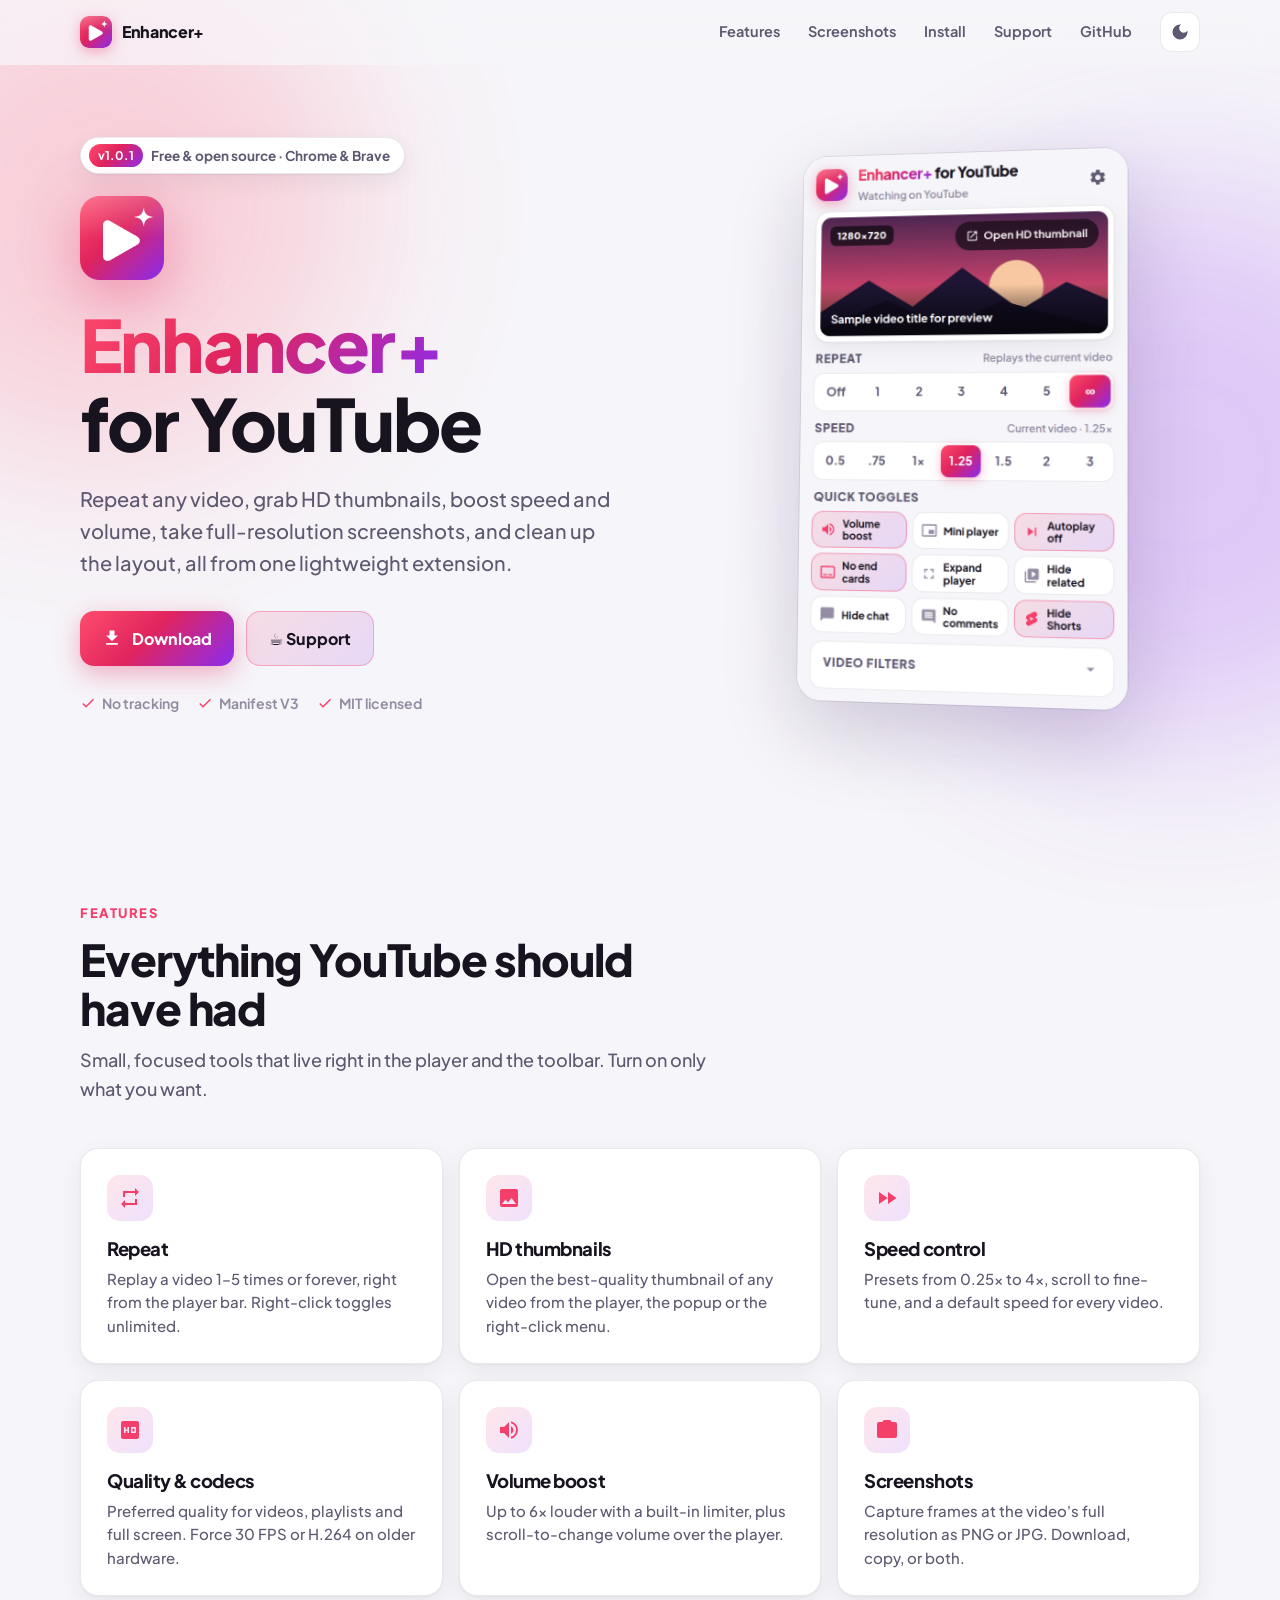
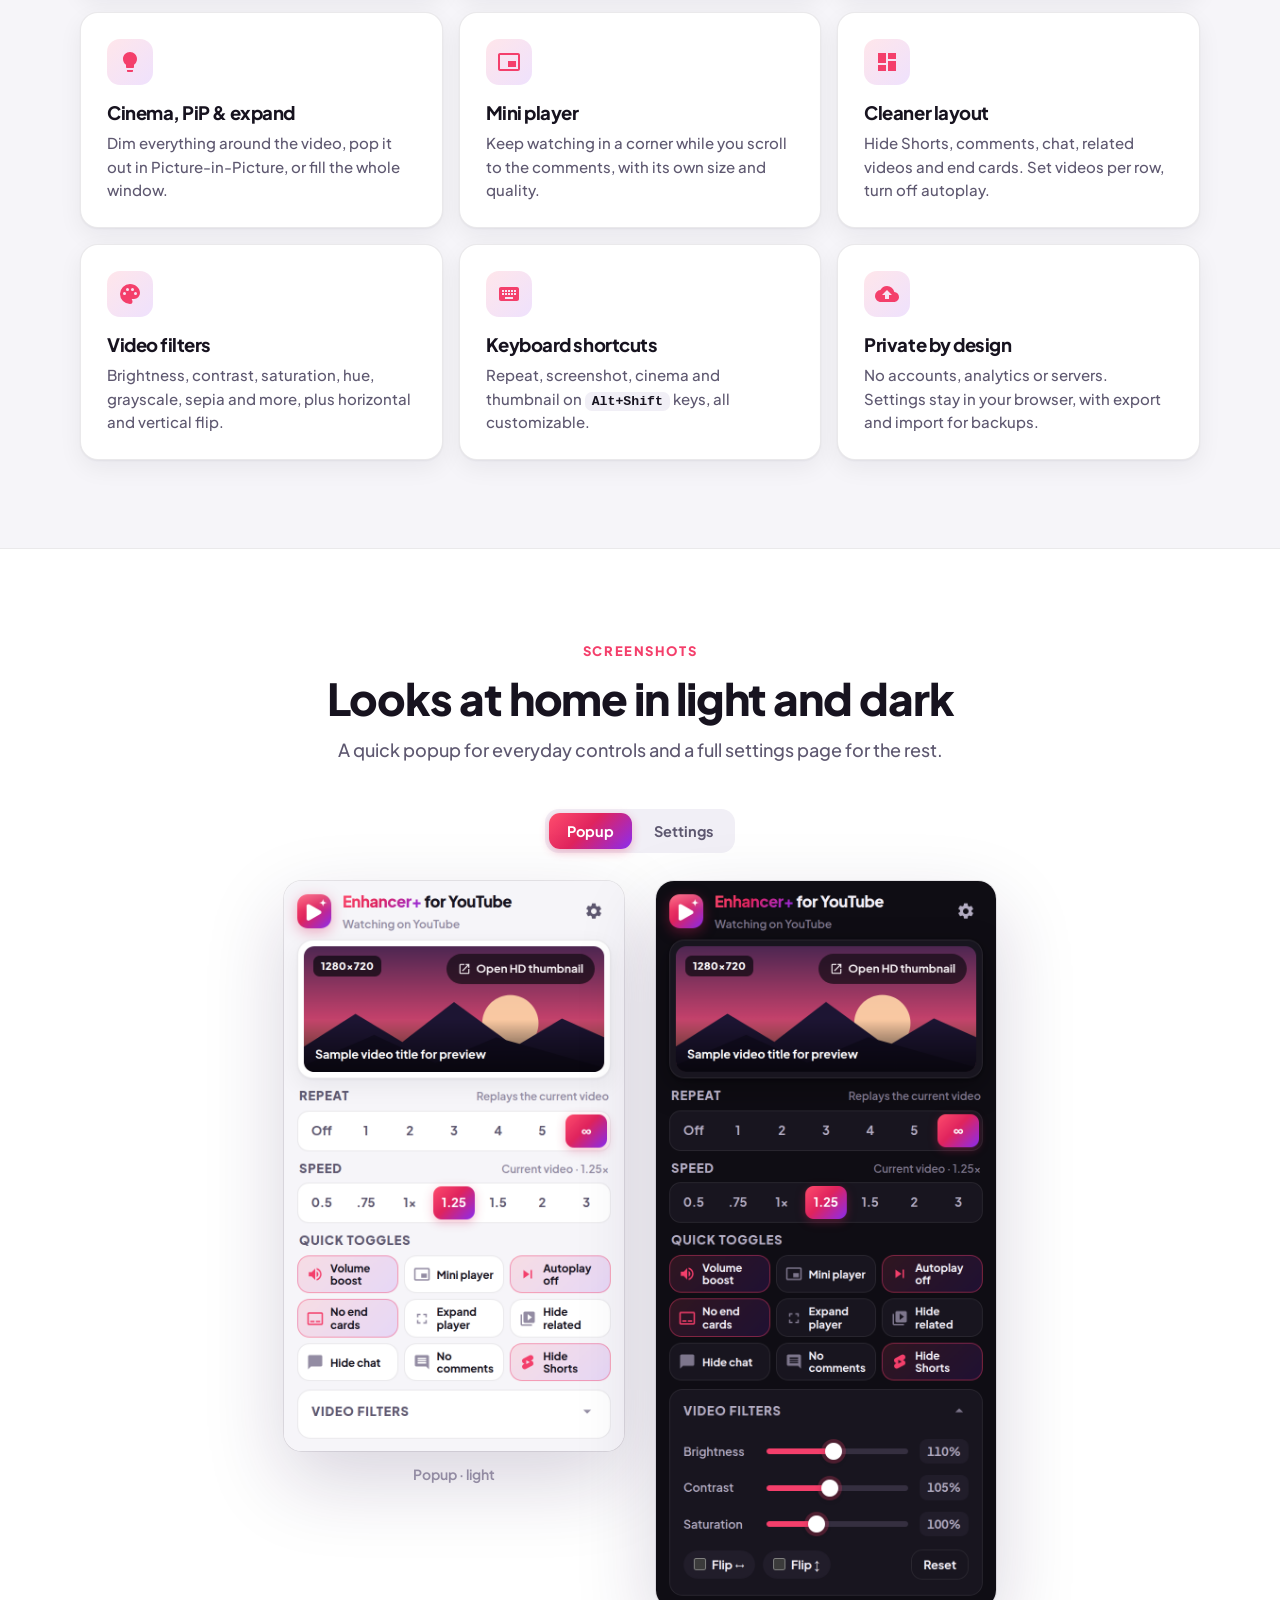
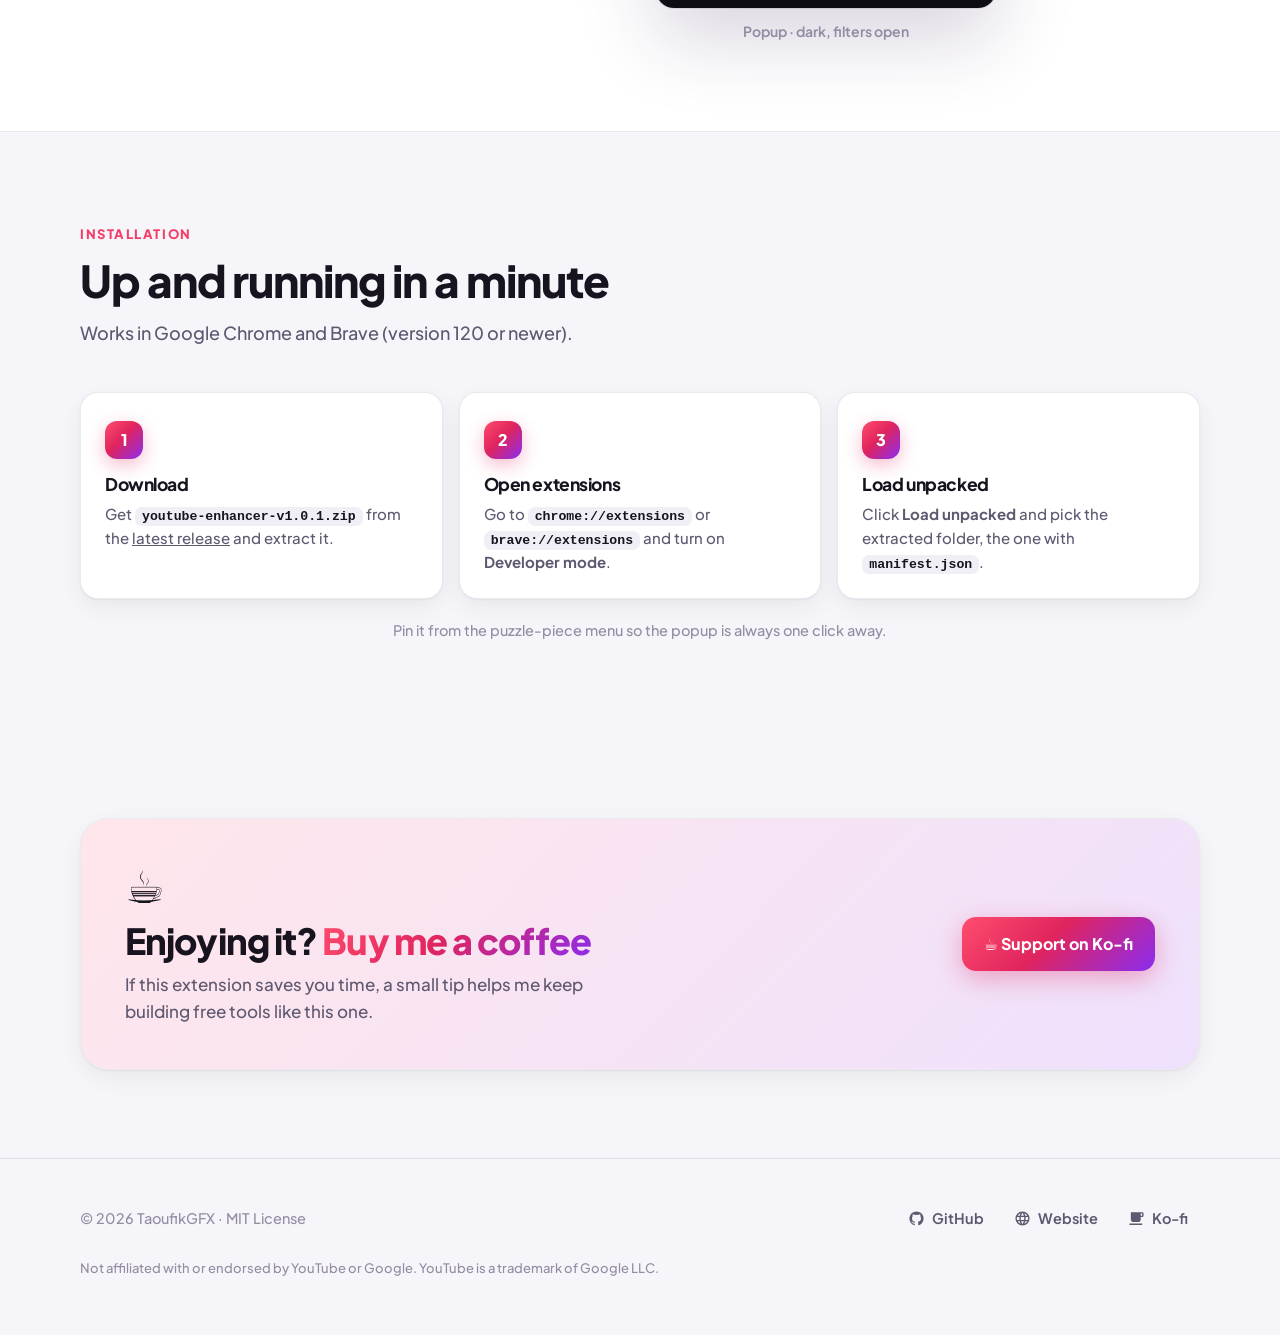
<file: docs/index.html>
<!doctype html>
<html lang="en">
<head>
  <meta charset="utf-8">
  <meta name="viewport" content="width=device-width, initial-scale=1">
  <title>Enhancer+ for YouTube</title>
  <meta name="description" content="A free, open-source browser extension for Chrome and Brave: repeat, HD thumbnails, speed and volume boost, screenshots, cinema mode, filters and a cleaner YouTube.">
  <meta name="theme-color" content="#e0245e">
  <meta property="og:title" content="Enhancer+ for YouTube">
  <meta property="og:description" content="Repeat, HD thumbnails, speed & volume boost, screenshots, cinema mode and a cleaner YouTube. Free for Chrome and Brave.">
  <meta property="og:image" content="https://taoufikgfx.github.io/youtube-enhancer/assets/banner.png">
  <meta property="og:type" content="website">
  <meta name="twitter:card" content="summary_large_image">
  <link rel="icon" type="image/svg+xml" href="assets/icon.svg">
  <link rel="icon" type="image/png" sizes="32x32" href="assets/icon-32.png">
  <script>
    // Apply the saved theme before first paint (falls back to the system setting).
    try { const t = localStorage.getItem('theme'); if (t) document.documentElement.dataset.theme = t; } catch {}
  </script>
  <style>
    @font-face {
      font-family: 'Plus Jakarta Sans';
      font-style: normal;
      font-weight: 200 800;
      font-display: swap;
      src: url('assets/fonts/PlusJakartaSans-latin.woff2') format('woff2');
    }

    :root {
      color-scheme: light;
      --font: 'Plus Jakarta Sans', system-ui, -apple-system, 'Segoe UI', sans-serif;
      --accent: #f43f6b;
      --accent-2: #9b3cf0;
      --grad: linear-gradient(135deg, #ff4d6d 0%, #e0245e 45%, #8b2cf0 100%);
      --grad-soft: linear-gradient(135deg, rgba(255, 77, 109, 0.14), rgba(139, 44, 240, 0.14));
      --bg: #f6f5f9;
      --surface: #ffffff;
      --surface-2: #f1eff6;
      --border: rgba(24, 16, 40, 0.09);
      --text: #17131f;
      --text-2: #5e5870;
      --text-3: #938ca3;
      --shadow: 0 1px 2px rgba(20, 12, 40, 0.05), 0 8px 24px rgba(20, 12, 40, 0.06);
      --shadow-lg: 0 30px 80px rgba(40, 16, 70, 0.18);
      --glow: 0.22;
      --radius: 18px;
    }
    @media (prefers-color-scheme: dark) {
      :root:not([data-theme="light"]) {
        color-scheme: dark;
        --bg: #0f0d14;
        --surface: #18151f;
        --surface-2: #211d2a;
        --border: rgba(255, 255, 255, 0.08);
        --text: #f3f0f8;
        --text-2: #b3acc2;
        --text-3: #7d768c;
        --shadow: 0 1px 2px rgba(0, 0, 0, 0.3), 0 10px 30px rgba(0, 0, 0, 0.35);
        --shadow-lg: 0 30px 80px rgba(0, 0, 0, 0.55);
        --glow: 0.38;
      }
    }
    :root[data-theme="dark"] {
      color-scheme: dark;
      --bg: #0f0d14;
      --surface: #18151f;
      --surface-2: #211d2a;
      --border: rgba(255, 255, 255, 0.08);
      --text: #f3f0f8;
      --text-2: #b3acc2;
      --text-3: #7d768c;
      --shadow: 0 1px 2px rgba(0, 0, 0, 0.3), 0 10px 30px rgba(0, 0, 0, 0.35);
      --shadow-lg: 0 30px 80px rgba(0, 0, 0, 0.55);
      --glow: 0.38;
    }

    * { box-sizing: border-box; }
    html { scroll-behavior: smooth; }
    html, body { margin: 0; overflow-x: hidden; }
    body {
      background: var(--bg);
      color: var(--text);
      font: 500 16px/1.6 var(--font);
      -webkit-font-smoothing: antialiased;
      transition: background 0.3s ease, color 0.3s ease;
    }
    a { color: inherit; }
    img { max-width: 100%; height: auto; display: block; }
    h1, h2, h3 { margin: 0; letter-spacing: -0.025em; line-height: 1.1; }
    p { margin: 0; }
    .wrap { width: min(1120px, 100% - 32px); margin-inline: auto; }
    .grad-text { background: var(--grad); -webkit-background-clip: text; background-clip: text; color: transparent; }

    /* Nav */
    .nav {
      position: sticky; top: 0; z-index: 20;
      backdrop-filter: blur(14px) saturate(1.4);
      -webkit-backdrop-filter: blur(14px) saturate(1.4);
      background: color-mix(in srgb, var(--bg) 72%, transparent);
      border-bottom: 1px solid transparent;
      transition: border-color 0.25s ease;
    }
    .nav.scrolled { border-bottom-color: var(--border); }
    .nav .wrap { display: flex; align-items: center; gap: 16px; height: 64px; }
    .logo { display: flex; align-items: center; gap: 10px; font-weight: 800; text-decoration: none; letter-spacing: -0.02em; }
    .logo img { width: 32px; height: 32px; border-radius: 9px; box-shadow: 0 4px 14px rgba(224, 36, 94, 0.35); }
    .nav-links { display: flex; gap: 4px; margin-left: auto; }
    .nav-links a { padding: 8px 12px; border-radius: 10px; color: var(--text-2); font-size: 14.5px; font-weight: 650; text-decoration: none; transition: background 0.15s ease, color 0.15s ease; }
    .nav-links a:hover { background: var(--surface-2); color: var(--text); }
    .theme-btn {
      display: grid; place-items: center; flex: none;
      width: 40px; height: 40px; border: 1px solid var(--border); border-radius: 12px;
      background: var(--surface); color: var(--text-2); cursor: pointer;
      transition: transform 0.15s ease, color 0.15s ease;
    }
    .theme-btn:hover { color: var(--text); }
    .theme-btn:active { transform: scale(0.94); }
    .theme-btn svg { width: 20px; height: 20px; fill: currentColor; }
    .theme-btn .sun { display: none; }
    :root[data-theme="dark"] .theme-btn .sun { display: block; }
    :root[data-theme="dark"] .theme-btn .moon { display: none; }
    @media (prefers-color-scheme: dark) {
      :root:not([data-theme="light"]) .theme-btn .sun { display: block; }
      :root:not([data-theme="light"]) .theme-btn .moon { display: none; }
    }

    /* Buttons */
    .btn {
      display: inline-flex; align-items: center; justify-content: center; gap: 10px;
      padding: 14px 22px; border-radius: 14px; border: 1px solid var(--border);
      background: var(--surface); color: var(--text);
      font-weight: 750; font-size: 16px; text-decoration: none; cursor: pointer;
      transition: transform 0.15s ease, box-shadow 0.25s ease, filter 0.2s ease, border-color 0.2s ease;
    }
    .btn svg { width: 20px; height: 20px; fill: currentColor; flex: none; }
    .btn:hover { transform: translateY(-2px); }
    .btn:active { transform: translateY(0) scale(0.98); }
    .btn.primary { border: 0; background: var(--grad); color: #fff; box-shadow: 0 8px 26px rgba(224, 36, 94, 0.35); }
    .btn.primary:hover { box-shadow: 0 14px 34px rgba(224, 36, 94, 0.45); filter: brightness(1.05); }
    .btn.support { background: var(--grad-soft); border-color: rgba(244, 63, 107, 0.35); }
    .btn.support:hover { border-color: rgba(244, 63, 107, 0.65); box-shadow: 0 10px 26px rgba(155, 60, 240, 0.18); }

    /* Hero */
    .hero { position: relative; padding: 72px 0 96px; overflow-x: clip; }
    .hero::before, .hero::after {
      content: ''; position: absolute; z-index: -1; border-radius: 50%; filter: blur(90px); opacity: var(--glow); pointer-events: none;
    }
    .hero::before { width: 520px; height: 520px; left: -160px; top: -120px; background: #ff4d6d; animation: drift 14s ease-in-out infinite alternate; }
    .hero::after { width: 560px; height: 560px; right: -180px; top: 120px; background: #8b2cf0; animation: drift 16s ease-in-out infinite alternate-reverse; }
    @keyframes drift { to { transform: translate(60px, 40px) scale(1.08); } }
    .hero-grid { display: grid; grid-template-columns: 1.1fr 0.9fr; align-items: center; gap: 56px; }
    .badge {
      display: inline-flex; align-items: center; gap: 8px; margin-bottom: 22px;
      padding: 6px 14px 6px 8px; border-radius: 999px;
      background: var(--surface); border: 1px solid var(--border); box-shadow: var(--shadow);
      font-size: 13.5px; font-weight: 700; color: var(--text-2);
    }
    .badge b { padding: 2px 9px; border-radius: 999px; background: var(--grad); color: #fff; font-size: 12px; }
    .hero-icon { width: 84px; height: 84px; margin-bottom: 24px; filter: drop-shadow(0 14px 30px rgba(224, 36, 94, 0.4)); animation: float 6s ease-in-out infinite; }
    @keyframes float { 50% { transform: translateY(-8px) rotate(-2deg); } }
    .hero h1 { font-size: clamp(42px, 6.4vw, 72px); font-weight: 800; }
    .hero .lead { margin-top: 20px; max-width: 540px; font-size: clamp(17px, 2vw, 20px); color: var(--text-2); }
    .cta { display: flex; flex-wrap: wrap; gap: 12px; margin-top: 32px; }
    .meta { display: flex; flex-wrap: wrap; gap: 18px; margin-top: 26px; color: var(--text-3); font-size: 14px; font-weight: 650; }
    .meta span { display: inline-flex; align-items: center; gap: 6px; }
    .meta svg { width: 16px; height: 16px; fill: var(--accent); }

    .hero-shot { position: relative; justify-self: center; width: min(330px, 100%); }
    .hero-shot img.main {
      border-radius: 24px; box-shadow: var(--shadow-lg), 0 0 0 1px var(--border);
      transform: perspective(1200px) rotateY(-8deg) rotateX(3deg);
      transition: transform 0.6s cubic-bezier(0.2, 0.8, 0.2, 1);
    }
    .hero-shot:hover img.main { transform: perspective(1200px) rotateY(0) rotateX(0); }
    :root[data-theme="dark"] .hero-shot .main.light { display: none; }
    :root[data-theme="dark"] .hero-shot .main.dark { display: block; }
    .hero-shot .main.dark { display: none; }
    @media (prefers-color-scheme: dark) {
      :root:not([data-theme="light"]) .hero-shot .main.light { display: none; }
      :root:not([data-theme="light"]) .hero-shot .main.dark { display: block; }
    }

    /* Sections */
    section { padding: 88px 0; }
    .eyebrow { display: inline-block; margin-bottom: 12px; font-size: 13px; font-weight: 800; letter-spacing: 0.12em; text-transform: uppercase; color: var(--accent); }
    .head { max-width: 640px; margin-bottom: 44px; }
    .head h2 { font-size: clamp(30px, 4vw, 44px); font-weight: 800; }
    .head p { margin-top: 14px; color: var(--text-2); font-size: 18px; }
    .center { text-align: center; margin-inline: auto; }

    /* Features */
    .features { display: grid; grid-template-columns: repeat(3, 1fr); gap: 16px; }
    .feature {
      position: relative; padding: 26px; border-radius: var(--radius);
      background: var(--surface); border: 1px solid var(--border); box-shadow: var(--shadow);
      transition: transform 0.25s ease, border-color 0.25s ease, box-shadow 0.25s ease;
      overflow: hidden;
    }
    .feature::after {
      content: ''; position: absolute; inset: 0; background: var(--grad-soft); opacity: 0; transition: opacity 0.25s ease; pointer-events: none;
    }
    .feature:hover { transform: translateY(-4px); border-color: rgba(244, 63, 107, 0.35); box-shadow: var(--shadow-lg); }
    .feature:hover::after { opacity: 1; }
    .feature .ico {
      display: grid; place-items: center; width: 46px; height: 46px; margin-bottom: 18px;
      border-radius: 13px; background: var(--grad-soft);
    }
    .feature .ico svg { width: 24px; height: 24px; fill: var(--accent); }
    .feature h3 { font-size: 18.5px; font-weight: 750; }
    .feature p { margin-top: 8px; color: var(--text-2); font-size: 15px; line-height: 1.55; }
    .feature > * { position: relative; z-index: 1; }

    /* Gallery */
    .gallery-section { background: var(--surface); border-block: 1px solid var(--border); }
    .tabs { display: inline-flex; gap: 4px; padding: 4px; margin-bottom: 28px; border-radius: 14px; background: var(--surface-2); }
    .tabs button {
      padding: 9px 18px; border: 0; border-radius: 11px; background: transparent; color: var(--text-2);
      font: 700 14.5px var(--font); cursor: pointer; transition: background 0.2s ease, color 0.2s ease;
    }
    .tabs button.on { background: var(--grad); color: #fff; box-shadow: 0 3px 10px rgba(224, 36, 94, 0.3); }
    .panel { display: none; }
    .panel.on { display: grid; animation: fade 0.45s ease; }
    @keyframes fade { from { opacity: 0; transform: translateY(10px); } }
    .panel.popups { grid-template-columns: repeat(2, minmax(0, 340px)); justify-content: center; gap: 32px; align-items: start; }
    .panel.settings { grid-template-columns: 1fr; gap: 24px; }
    .panel figure { margin: 0; }
    .panel img { border-radius: 18px; box-shadow: var(--shadow-lg), 0 0 0 1px var(--border); cursor: zoom-in; }
    .panel figcaption { margin-top: 12px; text-align: center; color: var(--text-3); font-size: 14px; font-weight: 650; }

    /* Install */
    .steps { display: grid; grid-template-columns: repeat(3, 1fr); gap: 16px; counter-reset: step; }
    .step { position: relative; padding: 28px 24px 24px; border-radius: var(--radius); background: var(--surface); border: 1px solid var(--border); box-shadow: var(--shadow); }
    .step::before {
      counter-increment: step; content: counter(step);
      display: grid; place-items: center; width: 38px; height: 38px; margin-bottom: 16px;
      border-radius: 12px; background: var(--grad); color: #fff; font-weight: 800;
      box-shadow: 0 6px 18px rgba(224, 36, 94, 0.3);
    }
    .step h3 { font-size: 17.5px; font-weight: 750; }
    .step p { margin-top: 8px; color: var(--text-2); font-size: 15px; }
    code { padding: 2px 7px; border-radius: 7px; background: var(--surface-2); font: 600 0.88em ui-monospace, 'SF Mono', Menlo, monospace; color: var(--text); }
    .note { margin-top: 20px; color: var(--text-3); font-size: 14.5px; text-align: center; }

    /* Support */
    .support-card {
      position: relative; overflow: hidden;
      display: flex; align-items: center; justify-content: space-between; gap: 32px; flex-wrap: wrap;
      padding: 44px; border-radius: 28px; background: var(--surface); border: 1px solid var(--border); box-shadow: var(--shadow);
    }
    .support-card::before {
      content: ''; position: absolute; inset: -1px; z-index: 0; background: var(--grad-soft); pointer-events: none;
    }
    .support-card > * { position: relative; z-index: 1; }
    .support-card .cup { font-size: 44px; line-height: 1; margin-bottom: 14px; display: inline-block; animation: steam 3.6s ease-in-out infinite; }
    @keyframes steam { 50% { transform: rotate(-6deg) translateY(-3px); } }
    .support-card h2 { font-size: clamp(26px, 3.4vw, 36px); font-weight: 800; }
    .support-card p { margin-top: 10px; max-width: 520px; color: var(--text-2); font-size: 17px; }

    /* Footer */
    footer { padding: 40px 0 56px; border-top: 1px solid var(--border); color: var(--text-3); font-size: 14.5px; }
    footer .wrap { display: flex; flex-wrap: wrap; align-items: center; justify-content: space-between; gap: 20px; }
    footer nav { display: flex; flex-wrap: wrap; gap: 6px; }
    footer nav a { display: inline-flex; align-items: center; gap: 7px; padding: 8px 12px; border-radius: 10px; color: var(--text-2); font-weight: 650; text-decoration: none; transition: background 0.15s ease, color 0.15s ease; }
    footer nav a:hover { background: var(--surface-2); color: var(--text); }
    footer nav svg { width: 17px; height: 17px; fill: currentColor; }
    .disclaimer { width: 100%; font-size: 13px; }

    /* Lightbox */
    .lightbox {
      position: fixed; inset: 0; z-index: 50; display: grid; place-items: center; padding: 24px;
      background: rgba(8, 6, 12, 0.82); backdrop-filter: blur(6px);
      opacity: 0; pointer-events: none; transition: opacity 0.25s ease; cursor: zoom-out;
    }
    .lightbox.open { opacity: 1; pointer-events: auto; }
    .lightbox img { max-height: 90vh; width: auto; border-radius: 16px; transform: scale(0.96); transition: transform 0.3s ease; }
    .lightbox.open img { transform: none; }

    /* Reveal on scroll */
    .reveal { opacity: 0; transform: translateY(22px); transition: opacity 0.7s ease, transform 0.7s cubic-bezier(0.2, 0.8, 0.2, 1); }
    .reveal.in { opacity: 1; transform: none; }
    .features .reveal:nth-child(3n + 2) { transition-delay: 0.08s; }
    .features .reveal:nth-child(3n + 3) { transition-delay: 0.16s; }

    @media (prefers-reduced-motion: reduce) {
      *, *::before, *::after { animation: none !important; transition: none !important; }
      .reveal { opacity: 1; transform: none; }
      html { scroll-behavior: auto; }
    }

    @media (max-width: 900px) {
      .hero { padding: 40px 0 72px; }
      .hero-grid { grid-template-columns: 1fr; gap: 48px; }
      .features, .steps { grid-template-columns: 1fr 1fr; }
      .nav-links { display: none; }
      .theme-btn { margin-left: auto; }
    }
    @media (max-width: 600px) {
      section { padding: 64px 0; }
      .features, .steps { grid-template-columns: 1fr; }
      .panel.popups { grid-template-columns: 1fr; }
      .support-card { padding: 28px 22px; }
      .cta .btn { flex: 1 1 100%; }
      .hero-shot img.main { transform: none; }
    }
  </style>
</head>
<body>
  <header class="nav" id="nav">
    <div class="wrap">
      <a class="logo" href="#top"><img src="assets/icon-512.png" alt="">Enhancer+</a>
      <nav class="nav-links">
        <a href="#features">Features</a>
        <a href="#screenshots">Screenshots</a>
        <a href="#install">Install</a>
        <a href="#support">Support</a>
        <a href="https://github.com/TaoufikGFX/youtube-enhancer">GitHub</a>
      </nav>
      <button class="theme-btn" id="theme" aria-label="Toggle dark mode" title="Toggle dark mode">
        <svg class="moon" viewBox="0 0 24 24"><path d="M12 3a9 9 0 1 0 9 9c0-.46-.04-.92-.1-1.36a5.39 5.39 0 0 1-4.4 2.26 5.4 5.4 0 0 1-3.14-9.8c-.44-.06-.9-.1-1.36-.1z"/></svg>
        <svg class="sun" viewBox="0 0 24 24"><path d="M12 7a5 5 0 1 0 0 10 5 5 0 0 0 0-10zM2 13h2a1 1 0 0 0 0-2H2a1 1 0 0 0 0 2zm18 0h2a1 1 0 0 0 0-2h-2a1 1 0 0 0 0 2zM11 2v2a1 1 0 0 0 2 0V2a1 1 0 0 0-2 0zm0 18v2a1 1 0 0 0 2 0v-2a1 1 0 0 0-2 0zM5.99 4.58a1 1 0 0 0-1.41 1.41l1.06 1.06a1 1 0 0 0 1.41-1.41L5.99 4.58zm12.37 12.37a1 1 0 0 0-1.41 1.41l1.06 1.06a1 1 0 0 0 1.41-1.41l-1.06-1.06zm1.06-10.96a1 1 0 0 0-1.41-1.41l-1.06 1.06a1 1 0 0 0 1.41 1.41l1.06-1.06zM7.05 18.36a1 1 0 0 0-1.41-1.41l-1.06 1.06a1 1 0 0 0 1.41 1.41l1.06-1.06z"/></svg>
      </button>
    </div>
  </header>

  <main id="top">
    <div class="hero">
      <div class="wrap hero-grid">
        <div>
          <span class="badge reveal"><b>v1.0.1</b> Free &amp; open source · Chrome &amp; Brave</span>
          <img class="hero-icon reveal" src="assets/icon-512.png" alt="Enhancer+ icon">
          <h1 class="reveal"><span class="grad-text">Enhancer+</span><br>for YouTube</h1>
          <p class="lead reveal">Repeat any video, grab HD thumbnails, boost speed and volume, take full-resolution screenshots, and clean up the layout, all from one lightweight extension.</p>
          <div class="cta reveal">
            <a class="btn primary" href="https://github.com/TaoufikGFX/youtube-enhancer/releases/latest">
              <svg viewBox="0 0 24 24"><path d="M5 20h14v-2H5v2zM19 9h-4V3H9v6H5l7 7 7-7z"/></svg>
              Download
            </a>
            <a class="btn support" href="https://ko-fi.com/taoufikmouadab">☕ Support</a>
          </div>
          <div class="meta reveal">
            <span><svg viewBox="0 0 24 24"><path d="M9 16.17 4.83 12l-1.42 1.41L9 19 21 7l-1.41-1.41z"/></svg>No tracking</span>
            <span><svg viewBox="0 0 24 24"><path d="M9 16.17 4.83 12l-1.42 1.41L9 19 21 7l-1.41-1.41z"/></svg>Manifest V3</span>
            <span><svg viewBox="0 0 24 24"><path d="M9 16.17 4.83 12l-1.42 1.41L9 19 21 7l-1.41-1.41z"/></svg>MIT licensed</span>
          </div>
        </div>
        <div class="hero-shot reveal">
          <img class="main light" src="assets/screenshots/popup-light.png" alt="Extension popup in light mode" width="720" height="1206">
          <img class="main dark" src="assets/screenshots/popup-dark.png" alt="Extension popup in dark mode" width="720" height="1540">
        </div>
      </div>
    </div>

    <section id="features">
      <div class="wrap">
        <div class="head reveal">
          <span class="eyebrow">Features</span>
          <h2>Everything YouTube should have had</h2>
          <p>Small, focused tools that live right in the player and the toolbar. Turn on only what you want.</p>
        </div>
        <div class="features">
          <article class="feature reveal">
            <span class="ico"><svg viewBox="0 0 24 24"><path d="M7 7h10v3l4-4-4-4v3H5v6h2V7zm10 10H7v-3l-4 4 4 4v-3h12v-6h-2v4z"/></svg></span>
            <h3>Repeat</h3>
            <p>Replay a video 1–5 times or forever, right from the player bar. Right-click toggles unlimited.</p>
          </article>
          <article class="feature reveal">
            <span class="ico"><svg viewBox="0 0 24 24"><path d="M21 19V5a2 2 0 0 0-2-2H5a2 2 0 0 0-2 2v14a2 2 0 0 0 2 2h14a2 2 0 0 0 2-2zM8.5 13.5l2.5 3 3.5-4.5 4.5 6H5l3.5-4.5z"/></svg></span>
            <h3>HD thumbnails</h3>
            <p>Open the best-quality thumbnail of any video from the player, the popup or the right-click menu.</p>
          </article>
          <article class="feature reveal">
            <span class="ico"><svg viewBox="0 0 24 24"><path d="M4 18l8.5-6L4 6v12zm9-12v12l8.5-6L13 6z"/></svg></span>
            <h3>Speed control</h3>
            <p>Presets from 0.25× to 4×, scroll to fine-tune, and a default speed for every video.</p>
          </article>
          <article class="feature reveal">
            <span class="ico"><svg viewBox="0 0 24 24"><path d="M19 3H5a2 2 0 0 0-2 2v14a2 2 0 0 0 2 2h14a2 2 0 0 0 2-2V5a2 2 0 0 0-2-2zm-8 12H9.5v-2h-2v2H6V9h1.5v2.5h2V9H11v6zm2-6h4c.55 0 1 .45 1 1v4c0 .55-.45 1-1 1h-4V9zm1.5 4.5h2v-3h-2v3z"/></svg></span>
            <h3>Quality &amp; codecs</h3>
            <p>Preferred quality for videos, playlists and full screen. Force 30 FPS or H.264 on older hardware.</p>
          </article>
          <article class="feature reveal">
            <span class="ico"><svg viewBox="0 0 24 24"><path d="M3 9v6h4l5 5V4L7 9H3zm13.5 3A4.5 4.5 0 0 0 14 7.97v8.05A4.47 4.47 0 0 0 16.5 12zM14 3.23v2.06a7 7 0 0 1 0 13.42v2.06A9 9 0 0 0 14 3.23z"/></svg></span>
            <h3>Volume boost</h3>
            <p>Up to 6× louder with a built-in limiter, plus scroll-to-change volume over the player.</p>
          </article>
          <article class="feature reveal">
            <span class="ico"><svg viewBox="0 0 24 24"><path d="M12 15.2a3.2 3.2 0 1 0 0-6.4 3.2 3.2 0 0 0 0 6.4zM9 2 7.17 4H4a2 2 0 0 0-2 2v12a2 2 0 0 0 2 2h16a2 2 0 0 0 2-2V6a2 2 0 0 0-2-2h-3.17L15 2H9z"/></svg></span>
            <h3>Screenshots</h3>
            <p>Capture frames at the video's full resolution as PNG or JPG. Download, copy, or both.</p>
          </article>
          <article class="feature reveal">
            <span class="ico"><svg viewBox="0 0 24 24"><path d="M9 21c0 .55.45 1 1 1h4c.55 0 1-.45 1-1v-1H9v1zm3-19C8.14 2 5 5.14 5 9c0 2.38 1.19 4.47 3 5.74V17c0 .55.45 1 1 1h6c.55 0 1-.45 1-1v-2.26c1.81-1.27 3-3.36 3-5.74 0-3.86-3.14-7-7-7z"/></svg></span>
            <h3>Cinema, PiP &amp; expand</h3>
            <p>Dim everything around the video, pop it out in Picture-in-Picture, or fill the whole window.</p>
          </article>
          <article class="feature reveal">
            <span class="ico"><svg viewBox="0 0 24 24"><path d="M19 11h-8v6h8v-6zm4 8V5c0-1.1-.9-2-2-2H3c-1.1 0-2 .9-2 2v14c0 1.1.9 2 2 2h18c1.1 0 2-.9 2-2zm-2 0H3V5h18v14z"/></svg></span>
            <h3>Mini player</h3>
            <p>Keep watching in a corner while you scroll to the comments, with its own size and quality.</p>
          </article>
          <article class="feature reveal">
            <span class="ico"><svg viewBox="0 0 24 24"><path d="M3 13h8V3H3v10zm0 8h8v-6H3v6zm10 0h8V11h-8v10zm0-18v6h8V3h-8z"/></svg></span>
            <h3>Cleaner layout</h3>
            <p>Hide Shorts, comments, chat, related videos and end cards. Set videos per row, turn off autoplay.</p>
          </article>
          <article class="feature reveal">
            <span class="ico"><svg viewBox="0 0 24 24"><path d="M12 22a10 10 0 1 1 0-20c5.52 0 10 4.03 10 9a6 6 0 0 1-6 6h-1.77c-.28 0-.5.22-.5.5 0 .12.05.23.13.33.41.47.64 1.06.64 1.67A2.5 2.5 0 0 1 12 22zM6.5 13a1.5 1.5 0 1 0 0-3 1.5 1.5 0 0 0 0 3zm3-4a1.5 1.5 0 1 0 0-3 1.5 1.5 0 0 0 0 3zm5 0a1.5 1.5 0 1 0 0-3 1.5 1.5 0 0 0 0 3zm3 4a1.5 1.5 0 1 0 0-3 1.5 1.5 0 0 0 0 3z"/></svg></span>
            <h3>Video filters</h3>
            <p>Brightness, contrast, saturation, hue, grayscale, sepia and more, plus horizontal and vertical flip.</p>
          </article>
          <article class="feature reveal">
            <span class="ico"><svg viewBox="0 0 24 24"><path d="M20 5H4c-1.1 0-1.99.9-1.99 2L2 17c0 1.1.9 2 2 2h16c1.1 0 2-.9 2-2V7c0-1.1-.9-2-2-2zm-9 3h2v2h-2V8zm0 3h2v2h-2v-2zM8 8h2v2H8V8zm0 3h2v2H8v-2zm-1 2H5v-2h2v2zm0-3H5V8h2v2zm9 7H8v-2h8v2zm0-4h-2v-2h2v2zm0-3h-2V8h2v2zm3 3h-2v-2h2v2zm0-3h-2V8h2v2z"/></svg></span>
            <h3>Keyboard shortcuts</h3>
            <p>Repeat, screenshot, cinema and thumbnail on <code>Alt+Shift</code> keys, all customizable.</p>
          </article>
          <article class="feature reveal">
            <span class="ico"><svg viewBox="0 0 24 24"><path d="M19.35 10.04A7.49 7.49 0 0 0 12 4C9.11 4 6.6 5.64 5.35 8.04A5.994 5.994 0 0 0 0 14c0 3.31 2.69 6 6 6h13c2.76 0 5-2.24 5-5 0-2.64-2.05-4.78-4.65-4.96zM14 13v4h-4v-4H7l5-5 5 5h-3z"/></svg></span>
            <h3>Private by design</h3>
            <p>No accounts, analytics or servers. Settings stay in your browser, with export and import for backups.</p>
          </article>
        </div>
      </div>
    </section>

    <section id="screenshots" class="gallery-section">
      <div class="wrap">
        <div class="head center reveal" style="text-align:center">
          <span class="eyebrow">Screenshots</span>
          <h2>Looks at home in light and dark</h2>
          <p>A quick popup for everyday controls and a full settings page for the rest.</p>
        </div>
        <div style="text-align:center" class="reveal">
          <div class="tabs" role="tablist">
            <button class="on" data-panel="popups" role="tab" aria-selected="true">Popup</button>
            <button data-panel="settings" role="tab" aria-selected="false">Settings</button>
          </div>
        </div>
        <div class="panel popups on reveal" id="popups">
          <figure><img src="assets/screenshots/popup-light.png" alt="Popup in light mode" loading="lazy"><figcaption>Popup · light</figcaption></figure>
          <figure><img src="assets/screenshots/popup-dark.png" alt="Popup in dark mode with video filters open" loading="lazy"><figcaption>Popup · dark, filters open</figcaption></figure>
        </div>
        <div class="panel settings" id="settings">
          <figure><img src="assets/screenshots/options-light.png" alt="Settings page in light mode" loading="lazy"><figcaption>Settings · repeat, thumbnail and player buttons</figcaption></figure>
          <figure><img src="assets/screenshots/options-dark.png" alt="Settings page in dark mode" loading="lazy"><figcaption>Settings · quality, codecs and mini player</figcaption></figure>
          <figure><img src="assets/screenshots/options-filters.png" alt="Settings page showing video filters" loading="lazy"><figcaption>Settings · video filters and screenshots</figcaption></figure>
        </div>
      </div>
    </section>

    <section id="install">
      <div class="wrap">
        <div class="head reveal">
          <span class="eyebrow">Installation</span>
          <h2>Up and running in a minute</h2>
          <p>Works in Google Chrome and Brave (version 120 or newer).</p>
        </div>
        <div class="steps">
          <div class="step reveal">
            <h3>Download</h3>
            <p>Get <code>youtube-enhancer-v1.0.1.zip</code> from the <a href="https://github.com/TaoufikGFX/youtube-enhancer/releases/latest">latest release</a> and extract it.</p>
          </div>
          <div class="step reveal">
            <h3>Open extensions</h3>
            <p>Go to <code>chrome://extensions</code> or <code>brave://extensions</code> and turn on <b>Developer mode</b>.</p>
          </div>
          <div class="step reveal">
            <h3>Load unpacked</h3>
            <p>Click <b>Load unpacked</b> and pick the extracted folder, the one with <code>manifest.json</code>.</p>
          </div>
        </div>
        <p class="note reveal">Pin it from the puzzle-piece menu so the popup is always one click away.</p>
      </div>
    </section>

    <section id="support">
      <div class="wrap">
        <div class="support-card reveal">
          <div>
            <span class="cup">☕</span>
            <h2>Enjoying it? <span class="grad-text">Buy me a coffee</span></h2>
            <p>If this extension saves you time, a small tip helps me keep building free tools like this one.</p>
          </div>
          <a class="btn primary" href="https://ko-fi.com/taoufikmouadab">☕ Support on Ko-fi</a>
        </div>
      </div>
    </section>
  </main>

  <footer>
    <div class="wrap">
      <span>© 2026 TaoufikGFX · MIT License</span>
      <nav>
        <a href="https://github.com/TaoufikGFX/youtube-enhancer"><svg viewBox="0 0 24 24"><path d="M12 2a10 10 0 0 0-3.16 19.49c.5.09.68-.22.68-.48v-1.7c-2.78.6-3.37-1.34-3.37-1.34-.45-1.16-1.11-1.47-1.11-1.47-.91-.62.07-.6.07-.6 1 .07 1.53 1.03 1.53 1.03.9 1.52 2.34 1.08 2.91.83.09-.65.35-1.09.63-1.34-2.22-.25-4.55-1.11-4.55-4.94 0-1.09.39-1.98 1.03-2.68-.1-.25-.45-1.27.1-2.64 0 0 .84-.27 2.75 1.02a9.58 9.58 0 0 1 5 0c1.91-1.29 2.75-1.02 2.75-1.02.55 1.37.2 2.39.1 2.64.64.7 1.03 1.59 1.03 2.68 0 3.84-2.34 4.68-4.57 4.93.36.31.68.92.68 1.85v2.74c0 .27.18.58.69.48A10 10 0 0 0 12 2z"/></svg>GitHub</a>
        <a href="https://taoufikmouadab.com"><svg viewBox="0 0 24 24"><path d="M12 2a10 10 0 1 0 0 20 10 10 0 0 0 0-20zm6.93 6h-2.95a15.65 15.65 0 0 0-1.38-3.56A8.03 8.03 0 0 1 18.93 8zM12 4.04c.83 1.2 1.48 2.53 1.91 3.96h-3.82c.43-1.43 1.08-2.76 1.91-3.96zM4.26 14a8.2 8.2 0 0 1 0-4h3.38a16.5 16.5 0 0 0 0 4H4.26zm.82 2h2.95c.32 1.25.78 2.45 1.38 3.56A7.99 7.99 0 0 1 5.08 16zm2.95-8H5.08a7.99 7.99 0 0 1 4.33-3.56A15.65 15.65 0 0 0 8.03 8zM12 19.96c-.83-1.2-1.48-2.53-1.91-3.96h3.82c-.43 1.43-1.08 2.76-1.91 3.96zM14.34 14H9.66a14.7 14.7 0 0 1 0-4h4.68a14.7 14.7 0 0 1 0 4zm.25 5.56c.6-1.11 1.06-2.31 1.38-3.56h2.95a8.03 8.03 0 0 1-4.33 3.56zM16.36 14a16.5 16.5 0 0 0 0-4h3.38a8.2 8.2 0 0 1 0 4h-3.38z"/></svg>Website</a>
        <a href="https://ko-fi.com/taoufikmouadab"><svg viewBox="0 0 24 24"><path d="M2 21h18v-2H2v2zM20 8h-2V5h2v3zm0-5H4v10a4 4 0 0 0 4 4h6a4 4 0 0 0 4-4v-3h2a2 2 0 0 0 2-2V5a2 2 0 0 0-2-2z"/></svg>Ko-fi</a>
      </nav>
      <p class="disclaimer">Not affiliated with or endorsed by YouTube or Google. YouTube is a trademark of Google LLC.</p>
    </div>
  </footer>

  <div class="lightbox" id="lightbox" aria-hidden="true"><img alt=""></div>

  <script>
    // Theme toggle: flips between light and dark, remembers the choice when storage is available.
    const root = document.documentElement;
    document.getElementById('theme').addEventListener('click', () => {
      const current = root.dataset.theme || (matchMedia('(prefers-color-scheme: dark)').matches ? 'dark' : 'light');
      const next = current === 'dark' ? 'light' : 'dark';
      root.dataset.theme = next;
      try { localStorage.setItem('theme', next); } catch {}
    });

    // Nav border once scrolled.
    const nav = document.getElementById('nav');
    addEventListener('scroll', () => nav.classList.toggle('scrolled', scrollY > 8), { passive: true });

    // Reveal on scroll.
    const io = new IntersectionObserver((entries) => {
      for (const e of entries) if (e.isIntersecting) { e.target.classList.add('in'); io.unobserve(e.target); }
    }, { rootMargin: '0px 0px -8% 0px' });
    document.querySelectorAll('.reveal').forEach((el) => io.observe(el));

    // Screenshot tabs.
    document.querySelectorAll('.tabs button').forEach((btn) => btn.addEventListener('click', () => {
      document.querySelectorAll('.tabs button').forEach((b) => { b.classList.toggle('on', b === btn); b.setAttribute('aria-selected', b === btn); });
      document.querySelectorAll('.panel').forEach((p) => {
        const on = p.id === btn.dataset.panel;
        p.classList.toggle('on', on);
        if (on) p.classList.add('in');
      });
    }));

    // Lightbox.
    const box = document.getElementById('lightbox');
    document.querySelectorAll('.panel img').forEach((img) => img.addEventListener('click', () => {
      box.querySelector('img').src = img.src;
      box.querySelector('img').alt = img.alt;
      box.classList.add('open');
    }));
    box.addEventListener('click', () => box.classList.remove('open'));
    addEventListener('keydown', (e) => { if (e.key === 'Escape') box.classList.remove('open'); });
  </script>
</body>
</html>
</file>
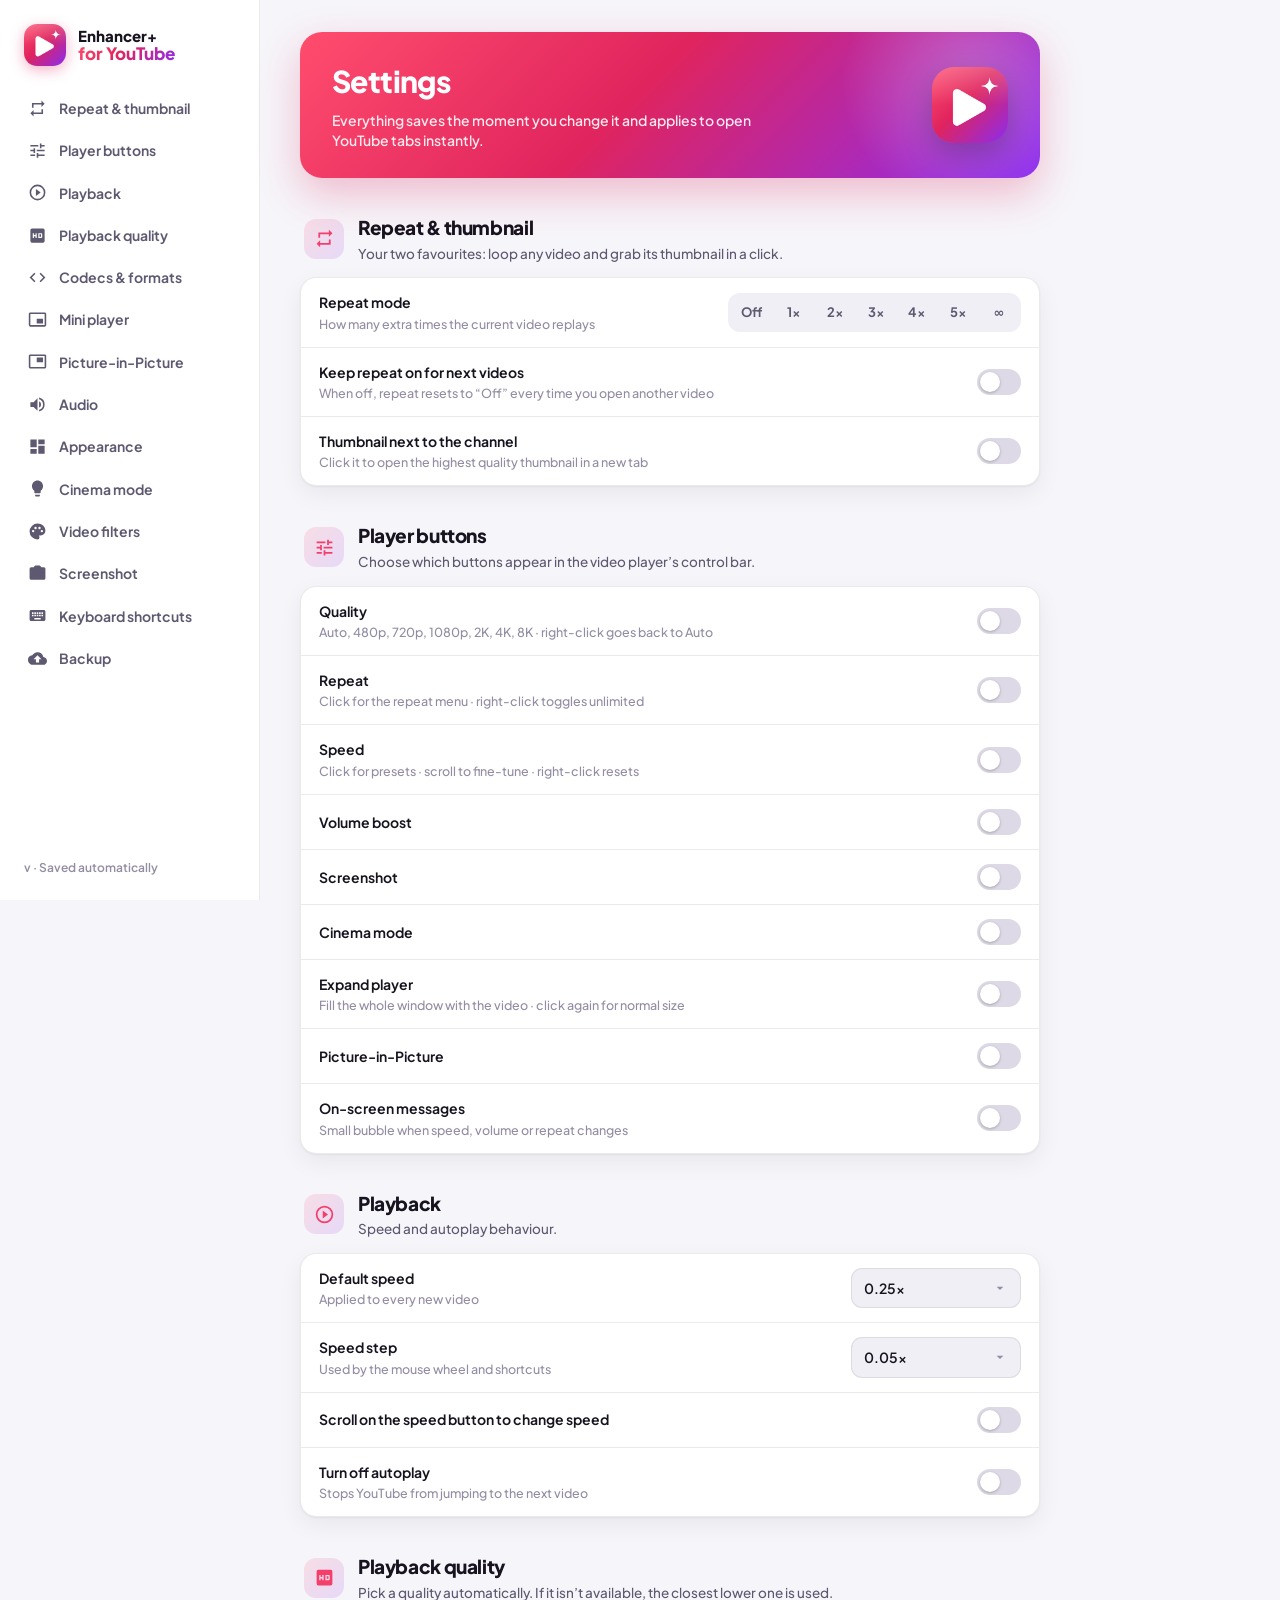
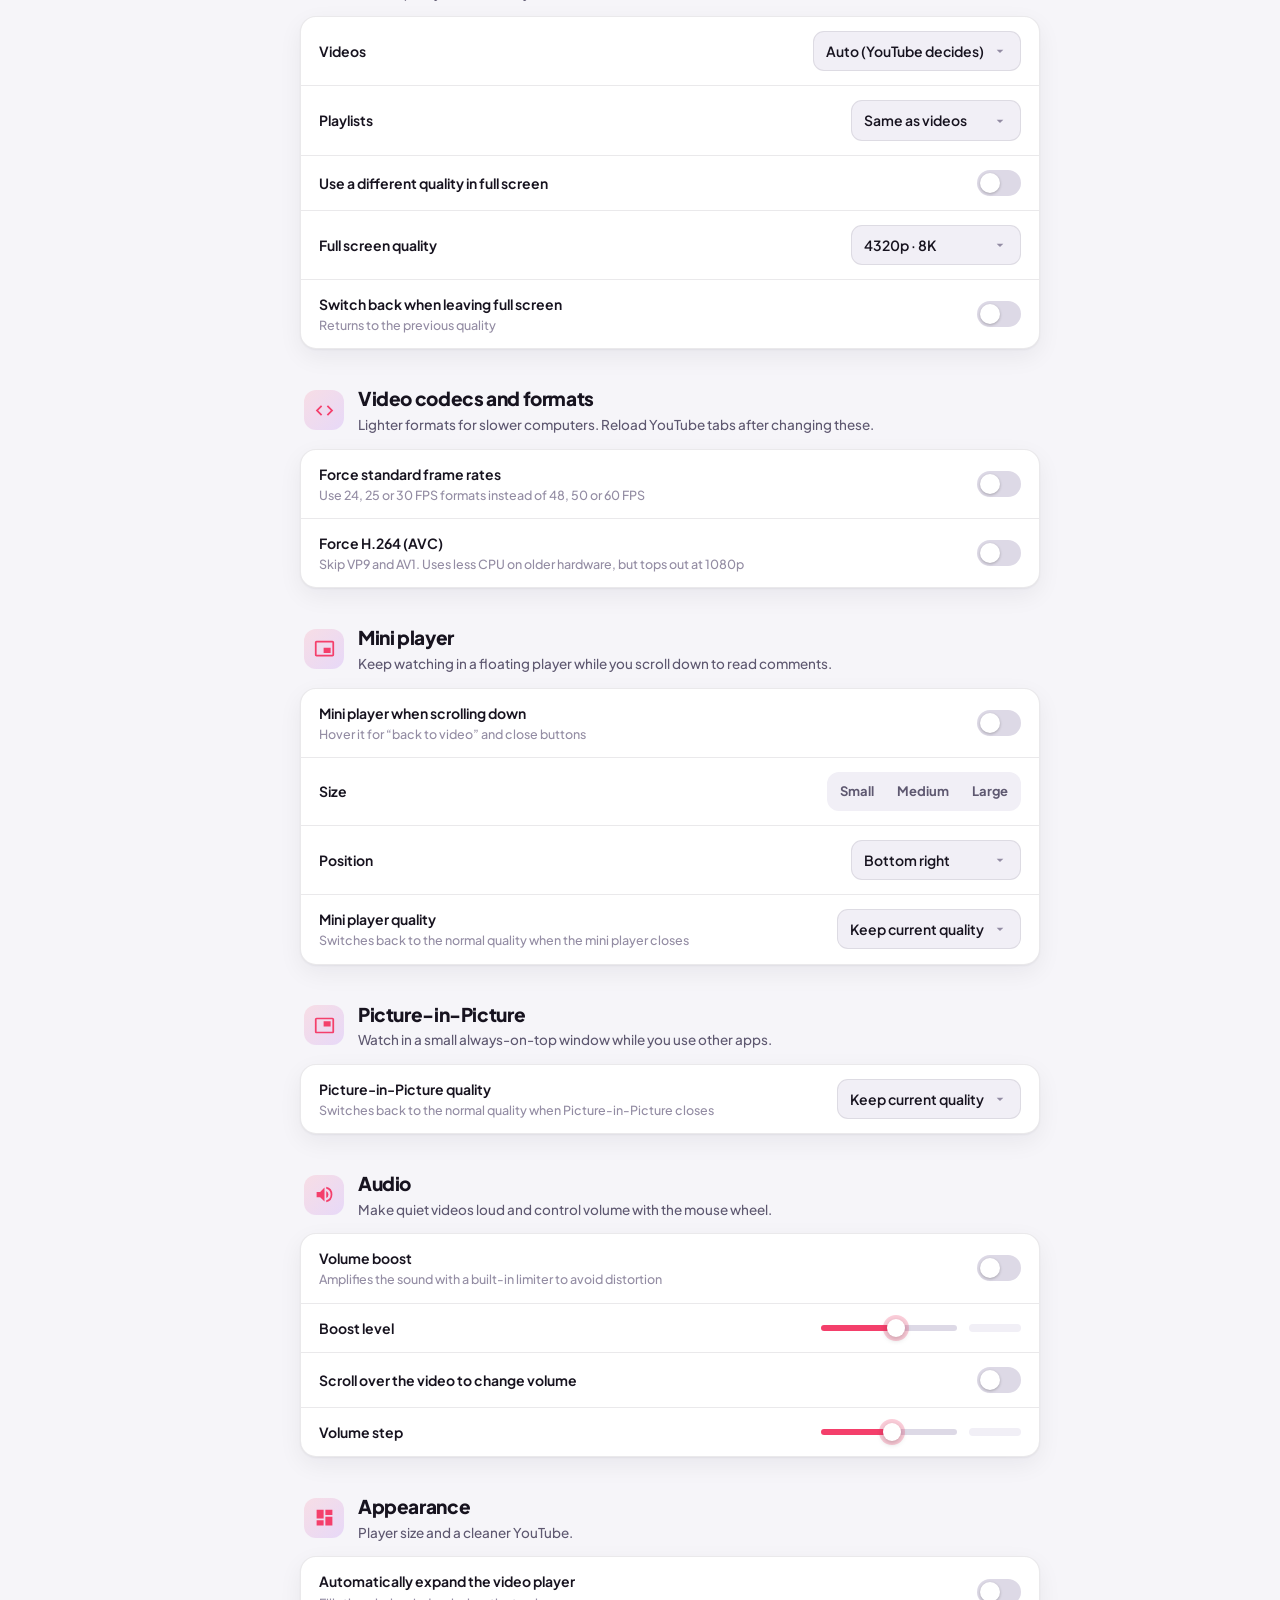
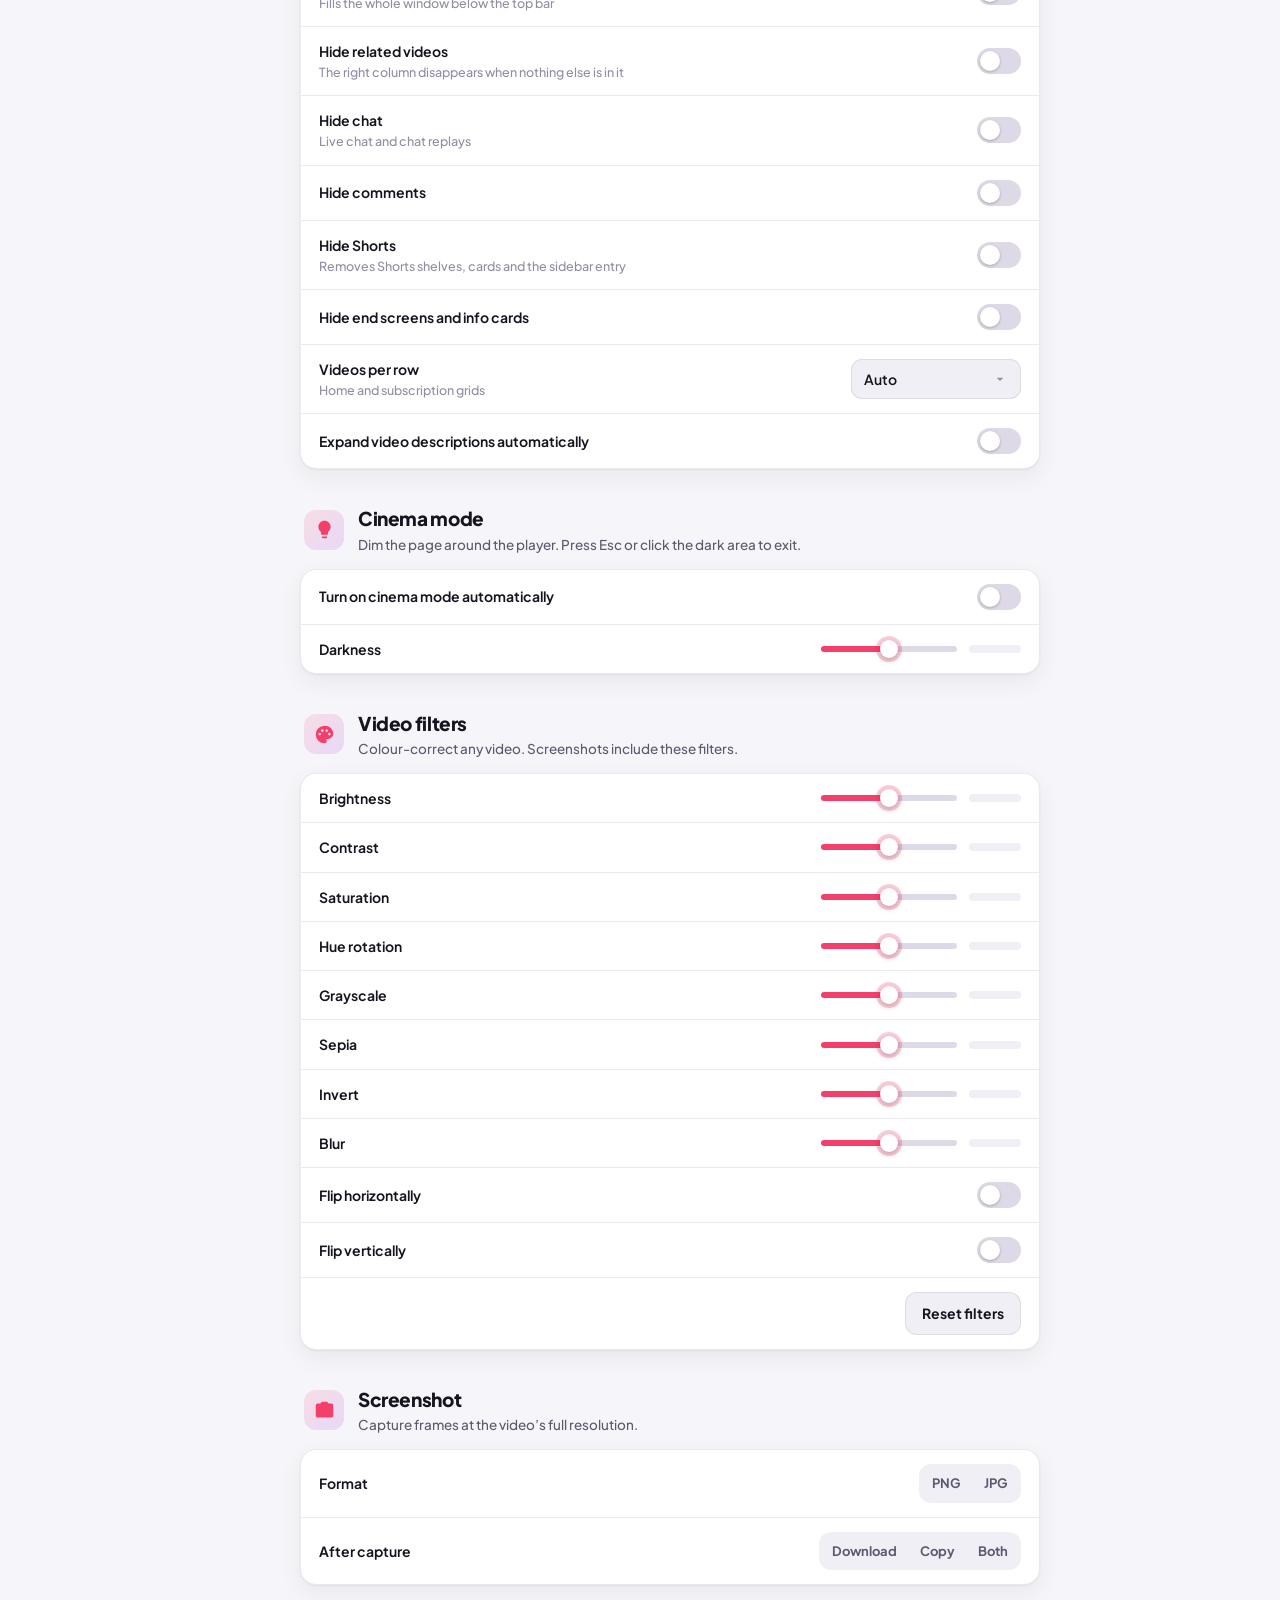
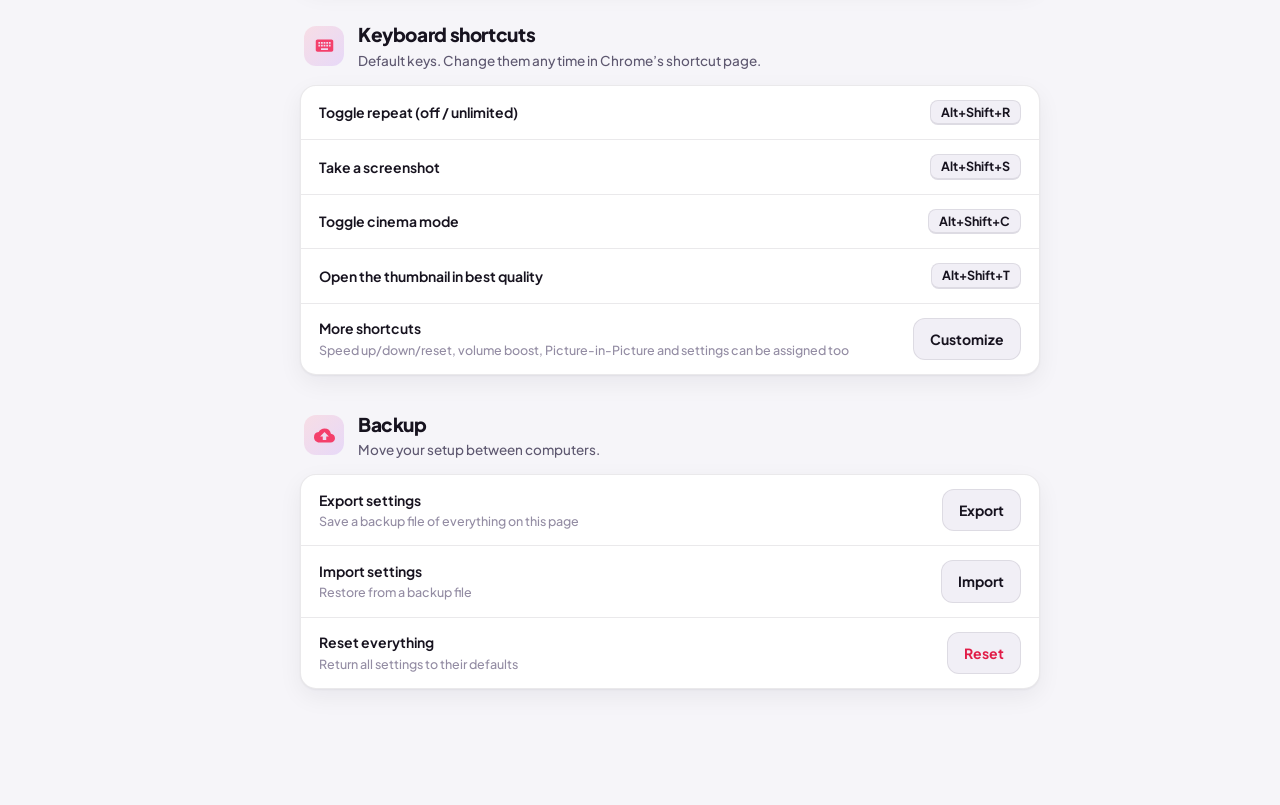
<file: extension/src/options/options.html>
<!doctype html>
<html lang="en">
<head>
  <meta charset="utf-8">
  <meta name="viewport" content="width=device-width, initial-scale=1">
  <title>Enhancer+ for YouTube · Settings</title>
  <link rel="icon" href="../../assets/icons/icon-32.png">
  <link rel="stylesheet" href="../shared/ui.css">
  <link rel="stylesheet" href="options.css">
</head>
<body>
  <aside class="sidebar">
    <div class="side-brand">
      <img class="brand-mark" src="../../assets/icons/icon-128.png" alt="">
      <div><b>Enhancer+</b><span class="grad-text">for YouTube</span></div>
    </div>
    <nav><a href="#repeat" data-nav="repeat"><svg viewBox="0 0 24 24"><path d="M7 7h10v3l4-4-4-4v3H5v6h2V7zm10 10H7v-3l-4 4 4 4v-3h12v-6h-2v4z"/></svg><span>Repeat & thumbnail</span></a><a href="#controls" data-nav="controls"><svg viewBox="0 0 24 24"><path d="M3 17v2h6v-2H3zM3 5v2h10V5H3zm10 16v-2h8v-2h-8v-2h-2v6h2zM7 9v2H3v2h4v2h2V9H7zm14 4v-2H11v2h10zm-6-4h2V7h4V5h-4V3h-2v6z"/></svg><span>Player buttons</span></a><a href="#playback" data-nav="playback"><svg viewBox="0 0 24 24"><path d="M10 16.5l6-4.5-6-4.5v9zM12 2a10 10 0 1 0 0 20 10 10 0 0 0 0-20zm0 18a8 8 0 1 1 0-16 8 8 0 0 1 0 16z"/></svg><span>Playback</span></a><a href="#quality" data-nav="quality"><svg viewBox="0 0 24 24"><path d="M19 3H5a2 2 0 0 0-2 2v14a2 2 0 0 0 2 2h14a2 2 0 0 0 2-2V5a2 2 0 0 0-2-2zm-8 12H9.5v-2h-2v2H6V9h1.5v2.5h2V9H11v6zm2-6h4c.55 0 1 .45 1 1v4c0 .55-.45 1-1 1h-4V9zm1.5 4.5h2v-3h-2v3z"/></svg><span>Playback quality</span></a><a href="#codecs" data-nav="codecs"><svg viewBox="0 0 24 24"><path d="M9.4 16.6 4.8 12l4.6-4.6L8 6l-6 6 6 6 1.4-1.4zm5.2 0 4.6-4.6-4.6-4.6L16 6l6 6-6 6-1.4-1.4z"/></svg><span>Codecs & formats</span></a><a href="#miniplayer" data-nav="miniplayer"><svg viewBox="0 0 24 24"><path d="M19 11h-8v6h8v-6zm4 8V5c0-1.1-.9-2-2-2H3c-1.1 0-2 .9-2 2v14c0 1.1.9 2 2 2h18c1.1 0 2-.9 2-2zm-2 0H3V5h18v14z"/></svg><span>Mini player</span></a><a href="#pip" data-nav="pip"><svg viewBox="0 0 24 24"><path d="M19 7h-8v6h8V7zm2-4H3c-1.1 0-2 .9-2 2v14c0 1.1.9 1.98 2 1.98h18c1.1 0 2-.88 2-1.98V5c0-1.1-.9-2-2-2zm0 16.01H3V4.98h18v14.03z"/></svg><span>Picture-in-Picture</span></a><a href="#audio" data-nav="audio"><svg viewBox="0 0 24 24"><path d="M3 9v6h4l5 5V4L7 9H3zm13.5 3A4.5 4.5 0 0 0 14 7.97v8.05A4.47 4.47 0 0 0 16.5 12zM14 3.23v2.06a7 7 0 0 1 0 13.42v2.06A9 9 0 0 0 14 3.23z"/></svg><span>Audio</span></a><a href="#layout" data-nav="layout"><svg viewBox="0 0 24 24"><path d="M3 13h8V3H3v10zm0 8h8v-6H3v6zm10 0h8V11h-8v10zm0-18v6h8V3h-8z"/></svg><span>Appearance</span></a><a href="#cinema" data-nav="cinema"><svg viewBox="0 0 24 24"><path d="M9 21c0 .55.45 1 1 1h4c.55 0 1-.45 1-1v-1H9v1zm3-19C8.14 2 5 5.14 5 9c0 2.38 1.19 4.47 3 5.74V17c0 .55.45 1 1 1h6c.55 0 1-.45 1-1v-2.26c1.81-1.27 3-3.36 3-5.74 0-3.86-3.14-7-7-7z"/></svg><span>Cinema mode</span></a><a href="#filters" data-nav="filters"><svg viewBox="0 0 24 24"><path d="M12 22a10 10 0 1 1 0-20c5.52 0 10 4.03 10 9a6 6 0 0 1-6 6h-1.77c-.28 0-.5.22-.5.5 0 .12.05.23.13.33.41.47.64 1.06.64 1.67A2.5 2.5 0 0 1 12 22zM6.5 13a1.5 1.5 0 1 0 0-3 1.5 1.5 0 0 0 0 3zm3-4a1.5 1.5 0 1 0 0-3 1.5 1.5 0 0 0 0 3zm5 0a1.5 1.5 0 1 0 0-3 1.5 1.5 0 0 0 0 3zm3 4a1.5 1.5 0 1 0 0-3 1.5 1.5 0 0 0 0 3z"/></svg><span>Video filters</span></a><a href="#screenshot" data-nav="screenshot"><svg viewBox="0 0 24 24"><path d="M12 15.2a3.2 3.2 0 1 0 0-6.4 3.2 3.2 0 0 0 0 6.4zM9 2 7.17 4H4a2 2 0 0 0-2 2v12a2 2 0 0 0 2 2h16a2 2 0 0 0 2-2V6a2 2 0 0 0-2-2h-3.17L15 2H9z"/></svg><span>Screenshot</span></a><a href="#keyboard" data-nav="keyboard"><svg viewBox="0 0 24 24"><path d="M20 5H4c-1.1 0-1.99.9-1.99 2L2 17c0 1.1.9 2 2 2h16c1.1 0 2-.9 2-2V7c0-1.1-.9-2-2-2zm-9 3h2v2h-2V8zm0 3h2v2h-2v-2zM8 8h2v2H8V8zm0 3h2v2H8v-2zm-1 2H5v-2h2v2zm0-3H5V8h2v2zm9 7H8v-2h8v2zm0-4h-2v-2h2v2zm0-3h-2V8h2v2zm3 3h-2v-2h2v2zm0-3h-2V8h2v2z"/></svg><span>Keyboard shortcuts</span></a><a href="#backup" data-nav="backup"><svg viewBox="0 0 24 24"><path d="M19.35 10.04A7.49 7.49 0 0 0 12 4C9.11 4 6.6 5.64 5.35 8.04A5.994 5.994 0 0 0 0 14c0 3.31 2.69 6 6 6h13c2.76 0 5-2.24 5-5 0-2.64-2.05-4.78-4.65-4.96zM14 13v4h-4v-4H7l5-5 5 5h-3z"/></svg><span>Backup</span></a></nav>
    <p class="side-foot">v<span id="version"></span> · Saved automatically</p>
  </aside>

  <main class="content">
    <header class="hero">
      <div>
        <h1>Settings</h1>
        <p>Everything saves the moment you change it and applies to open YouTube tabs instantly.</p>
      </div>
      <img src="../../assets/icons/icon-128.png" alt="">
    </header>

    <section class="section" id="repeat">
      <div class="section-head">
        <span class="section-icon"><svg viewBox="0 0 24 24"><path d="M7 7h10v3l4-4-4-4v3H5v6h2V7zm10 10H7v-3l-4 4 4 4v-3h12v-6h-2v4z"/></svg></span>
        <div><h2>Repeat & thumbnail</h2><p>Your two favourites: loop any video and grab its thumbnail in a click.</p></div>
      </div>
      <div class="card">
        <div class="row"><span class="row-label"><b>Repeat mode</b><small>How many extra times the current video replays</small></span><div class="seg" data-key="repeatMode"><button data-value="0">Off</button><button data-value="1">1×</button><button data-value="2">2×</button><button data-value="3">3×</button><button data-value="4">4×</button><button data-value="5">5×</button><button data-value="-1">∞</button></div></div>
        <label class="row"><span class="row-label"><b>Keep repeat on for next videos</b><small>When off, repeat resets to “Off” every time you open another video</small></span><input type="checkbox" class="switch" data-key="repeatRemember"></label>
        <label class="row"><span class="row-label"><b>Thumbnail next to the channel</b><small>Click it to open the highest quality thumbnail in a new tab</small></span><input type="checkbox" class="switch" data-key="thumbnailEnabled"></label>
      </div>
    </section>

    <section class="section" id="controls">
      <div class="section-head">
        <span class="section-icon"><svg viewBox="0 0 24 24"><path d="M3 17v2h6v-2H3zM3 5v2h10V5H3zm10 16v-2h8v-2h-8v-2h-2v6h2zM7 9v2H3v2h4v2h2V9H7zm14 4v-2H11v2h10zm-6-4h2V7h4V5h-4V3h-2v6z"/></svg></span>
        <div><h2>Player buttons</h2><p>Choose which buttons appear in the video player’s control bar.</p></div>
      </div>
      <div class="card">
        <label class="row"><span class="row-label"><b>Quality</b><small>Auto, 480p, 720p, 1080p, 2K, 4K, 8K · right-click goes back to Auto</small></span><input type="checkbox" class="switch" data-key="btnQuality"></label>
        <label class="row"><span class="row-label"><b>Repeat</b><small>Click for the repeat menu · right-click toggles unlimited</small></span><input type="checkbox" class="switch" data-key="btnRepeat"></label>
        <label class="row"><span class="row-label"><b>Speed</b><small>Click for presets · scroll to fine-tune · right-click resets</small></span><input type="checkbox" class="switch" data-key="btnSpeed"></label>
        <label class="row"><span class="row-label"><b>Volume boost</b></span><input type="checkbox" class="switch" data-key="btnBoost"></label>
        <label class="row"><span class="row-label"><b>Screenshot</b></span><input type="checkbox" class="switch" data-key="btnScreenshot"></label>
        <label class="row"><span class="row-label"><b>Cinema mode</b></span><input type="checkbox" class="switch" data-key="btnCinema"></label>
        <label class="row"><span class="row-label"><b>Expand player</b><small>Fill the whole window with the video · click again for normal size</small></span><input type="checkbox" class="switch" data-key="btnExpand"></label>
        <label class="row"><span class="row-label"><b>Picture-in-Picture</b></span><input type="checkbox" class="switch" data-key="btnPip"></label>
        <label class="row"><span class="row-label"><b>On-screen messages</b><small>Small bubble when speed, volume or repeat changes</small></span><input type="checkbox" class="switch" data-key="osd"></label>
      </div>
    </section>

    <section class="section" id="playback">
      <div class="section-head">
        <span class="section-icon"><svg viewBox="0 0 24 24"><path d="M10 16.5l6-4.5-6-4.5v9zM12 2a10 10 0 1 0 0 20 10 10 0 0 0 0-20zm0 18a8 8 0 1 1 0-16 8 8 0 0 1 0 16z"/></svg></span>
        <div><h2>Playback</h2><p>Speed and autoplay behaviour.</p></div>
      </div>
      <div class="card">
        <div class="row"><span class="row-label"><b>Default speed</b><small>Applied to every new video</small></span><select class="select" data-key="speedDefault"><option value="0.25">0.25×</option><option value="0.5">0.5×</option><option value="0.75">0.75×</option><option value="1">Normal</option><option value="1.25">1.25×</option><option value="1.5">1.5×</option><option value="1.75">1.75×</option><option value="2">2×</option><option value="2.5">2.5×</option><option value="3">3×</option></select></div>
        <div class="row"><span class="row-label"><b>Speed step</b><small>Used by the mouse wheel and shortcuts</small></span><select class="select" data-key="speedStep"><option value="0.05">0.05×</option><option value="0.1">0.1×</option><option value="0.25">0.25×</option><option value="0.5">0.5×</option></select></div>
        <label class="row"><span class="row-label"><b>Scroll on the speed button to change speed</b></span><input type="checkbox" class="switch" data-key="speedWheel"></label>
        <label class="row"><span class="row-label"><b>Turn off autoplay</b><small>Stops YouTube from jumping to the next video</small></span><input type="checkbox" class="switch" data-key="disableAutoplay"></label>
      </div>
    </section>

    <section class="section" id="quality">
      <div class="section-head">
        <span class="section-icon"><svg viewBox="0 0 24 24"><path d="M19 3H5a2 2 0 0 0-2 2v14a2 2 0 0 0 2 2h14a2 2 0 0 0 2-2V5a2 2 0 0 0-2-2zm-8 12H9.5v-2h-2v2H6V9h1.5v2.5h2V9H11v6zm2-6h4c.55 0 1 .45 1 1v4c0 .55-.45 1-1 1h-4V9zm1.5 4.5h2v-3h-2v3z"/></svg></span>
        <div><h2>Playback quality</h2><p>Pick a quality automatically. If it isn’t available, the closest lower one is used.</p></div>
      </div>
      <div class="card">
        <div class="row"><span class="row-label"><b>Videos</b></span><select class="select" data-key="quality"><option value="">Auto (YouTube decides)</option><option value="highres">4320p · 8K</option><option value="hd2880">2880p · 5K</option><option value="hd2160">2160p · 4K</option><option value="hd1440">1440p HD</option><option value="hd1080">1080p HD</option><option value="hd720">720p</option><option value="large">480p</option><option value="medium">360p</option><option value="small">240p</option><option value="tiny">144p</option></select></div>
        <div class="row"><span class="row-label"><b>Playlists</b></span><select class="select" data-key="qualityPlaylist"><option value="">Same as videos</option><option value="highres">4320p · 8K</option><option value="hd2880">2880p · 5K</option><option value="hd2160">2160p · 4K</option><option value="hd1440">1440p HD</option><option value="hd1080">1080p HD</option><option value="hd720">720p</option><option value="large">480p</option><option value="medium">360p</option><option value="small">240p</option><option value="tiny">144p</option></select></div>
        <label class="row"><span class="row-label"><b>Use a different quality in full screen</b></span><input type="checkbox" class="switch" data-key="qualityFullscreenOn"></label>
        <div class="row" data-show-if="qualityFullscreenOn"><span class="row-label"><b>Full screen quality</b></span><select class="select" data-key="qualityFullscreen"><option value="highres">4320p · 8K</option><option value="hd2880">2880p · 5K</option><option value="hd2160">2160p · 4K</option><option value="hd1440">1440p HD</option><option value="hd1080">1080p HD</option><option value="hd720">720p</option><option value="large">480p</option><option value="medium">360p</option><option value="small">240p</option><option value="tiny">144p</option></select></div>
        <label class="row" data-show-if="qualityFullscreenOn"><span class="row-label"><b>Switch back when leaving full screen</b><small>Returns to the previous quality</small></span><input type="checkbox" class="switch" data-key="qualityFullscreenRestore"></label>
      </div>
    </section>

    <section class="section" id="codecs">
      <div class="section-head">
        <span class="section-icon"><svg viewBox="0 0 24 24"><path d="M9.4 16.6 4.8 12l4.6-4.6L8 6l-6 6 6 6 1.4-1.4zm5.2 0 4.6-4.6-4.6-4.6L16 6l6 6-6 6-1.4-1.4z"/></svg></span>
        <div><h2>Video codecs and formats</h2><p>Lighter formats for slower computers. Reload YouTube tabs after changing these.</p></div>
      </div>
      <div class="card">
        <label class="row"><span class="row-label"><b>Force standard frame rates</b><small>Use 24, 25 or 30 FPS formats instead of 48, 50 or 60 FPS</small></span><input type="checkbox" class="switch" data-key="forceFps30"></label>
        <label class="row"><span class="row-label"><b>Force H.264 (AVC)</b><small>Skip VP9 and AV1. Uses less CPU on older hardware, but tops out at 1080p</small></span><input type="checkbox" class="switch" data-key="forceAvc"></label>
      </div>
    </section>

    <section class="section" id="miniplayer">
      <div class="section-head">
        <span class="section-icon"><svg viewBox="0 0 24 24"><path d="M19 11h-8v6h8v-6zm4 8V5c0-1.1-.9-2-2-2H3c-1.1 0-2 .9-2 2v14c0 1.1.9 2 2 2h18c1.1 0 2-.9 2-2zm-2 0H3V5h18v14z"/></svg></span>
        <div><h2>Mini player</h2><p>Keep watching in a floating player while you scroll down to read comments.</p></div>
      </div>
      <div class="card">
        <label class="row"><span class="row-label"><b>Mini player when scrolling down</b><small>Hover it for “back to video” and close buttons</small></span><input type="checkbox" class="switch" data-key="miniPlayer"></label>
        <div class="row" data-show-if="miniPlayer"><span class="row-label"><b>Size</b></span><div class="seg" data-key="miniSize"><button data-value="small">Small</button><button data-value="medium">Medium</button><button data-value="large">Large</button></div></div>
        <div class="row" data-show-if="miniPlayer"><span class="row-label"><b>Position</b></span><select class="select" data-key="miniPosition"><option value="bottom-right">Bottom right</option><option value="bottom-left">Bottom left</option><option value="top-right">Top right</option><option value="top-left">Top left</option></select></div>
        <div class="row" data-show-if="miniPlayer"><span class="row-label"><b>Mini player quality</b><small>Switches back to the normal quality when the mini player closes</small></span><select class="select" data-key="miniQuality"><option value="">Keep current quality</option><option value="highres">4320p · 8K</option><option value="hd2880">2880p · 5K</option><option value="hd2160">2160p · 4K</option><option value="hd1440">1440p HD</option><option value="hd1080">1080p HD</option><option value="hd720">720p</option><option value="large">480p</option><option value="medium">360p</option><option value="small">240p</option><option value="tiny">144p</option></select></div>
      </div>
    </section>

    <section class="section" id="pip">
      <div class="section-head">
        <span class="section-icon"><svg viewBox="0 0 24 24"><path d="M19 7h-8v6h8V7zm2-4H3c-1.1 0-2 .9-2 2v14c0 1.1.9 1.98 2 1.98h18c1.1 0 2-.88 2-1.98V5c0-1.1-.9-2-2-2zm0 16.01H3V4.98h18v14.03z"/></svg></span>
        <div><h2>Picture-in-Picture</h2><p>Watch in a small always-on-top window while you use other apps.</p></div>
      </div>
      <div class="card">
        <div class="row"><span class="row-label"><b>Picture-in-Picture quality</b><small>Switches back to the normal quality when Picture-in-Picture closes</small></span><select class="select" data-key="pipQuality"><option value="">Keep current quality</option><option value="highres">4320p · 8K</option><option value="hd2880">2880p · 5K</option><option value="hd2160">2160p · 4K</option><option value="hd1440">1440p HD</option><option value="hd1080">1080p HD</option><option value="hd720">720p</option><option value="large">480p</option><option value="medium">360p</option><option value="small">240p</option><option value="tiny">144p</option></select></div>
      </div>
    </section>

    <section class="section" id="audio">
      <div class="section-head">
        <span class="section-icon"><svg viewBox="0 0 24 24"><path d="M3 9v6h4l5 5V4L7 9H3zm13.5 3A4.5 4.5 0 0 0 14 7.97v8.05A4.47 4.47 0 0 0 16.5 12zM14 3.23v2.06a7 7 0 0 1 0 13.42v2.06A9 9 0 0 0 14 3.23z"/></svg></span>
        <div><h2>Audio</h2><p>Make quiet videos loud and control volume with the mouse wheel.</p></div>
      </div>
      <div class="card">
        <label class="row"><span class="row-label"><b>Volume boost</b><small>Amplifies the sound with a built-in limiter to avoid distortion</small></span><input type="checkbox" class="switch" data-key="boostOn"></label>
        <div class="row"><span class="row-label"><b>Boost level</b></span><div class="range"><input type="range" min="1.5" max="6" step="0.5" data-key="boostLevel" data-unit="×"><output data-for="boostLevel"></output></div></div>
        <label class="row"><span class="row-label"><b>Scroll over the video to change volume</b></span><input type="checkbox" class="switch" data-key="volumeWheel"></label>
        <div class="row"><span class="row-label"><b>Volume step</b></span><div class="range"><input type="range" min="1" max="20" step="1" data-key="volumeWheelStep" data-unit="%"><output data-for="volumeWheelStep"></output></div></div>
      </div>
    </section>

    <section class="section" id="layout">
      <div class="section-head">
        <span class="section-icon"><svg viewBox="0 0 24 24"><path d="M3 13h8V3H3v10zm0 8h8v-6H3v6zm10 0h8V11h-8v10zm0-18v6h8V3h-8z"/></svg></span>
        <div><h2>Appearance</h2><p>Player size and a cleaner YouTube.</p></div>
      </div>
      <div class="card">
        <label class="row"><span class="row-label"><b>Automatically expand the video player</b><small>Fills the whole window below the top bar</small></span><input type="checkbox" class="switch" data-key="expandPlayer"></label>
        <label class="row"><span class="row-label"><b>Hide related videos</b><small>The right column disappears when nothing else is in it</small></span><input type="checkbox" class="switch" data-key="hideRelated"></label>
        <label class="row"><span class="row-label"><b>Hide chat</b><small>Live chat and chat replays</small></span><input type="checkbox" class="switch" data-key="hideChat"></label>
        <label class="row"><span class="row-label"><b>Hide comments</b></span><input type="checkbox" class="switch" data-key="hideComments"></label>
        <label class="row"><span class="row-label"><b>Hide Shorts</b><small>Removes Shorts shelves, cards and the sidebar entry</small></span><input type="checkbox" class="switch" data-key="hideShorts"></label>
        <label class="row"><span class="row-label"><b>Hide end screens and info cards</b></span><input type="checkbox" class="switch" data-key="hideEndscreen"></label>
        <div class="row"><span class="row-label"><b>Videos per row</b><small>Home and subscription grids</small></span><select class="select" data-key="videosPerRow"><option value="0">Auto</option><option value="2">2</option><option value="3">3</option><option value="4">4</option><option value="5">5</option><option value="6">6</option><option value="7">7</option><option value="8">8</option></select></div>
        <label class="row"><span class="row-label"><b>Expand video descriptions automatically</b></span><input type="checkbox" class="switch" data-key="expandDescription"></label>
      </div>
    </section>

    <section class="section" id="cinema">
      <div class="section-head">
        <span class="section-icon"><svg viewBox="0 0 24 24"><path d="M9 21c0 .55.45 1 1 1h4c.55 0 1-.45 1-1v-1H9v1zm3-19C8.14 2 5 5.14 5 9c0 2.38 1.19 4.47 3 5.74V17c0 .55.45 1 1 1h6c.55 0 1-.45 1-1v-2.26c1.81-1.27 3-3.36 3-5.74 0-3.86-3.14-7-7-7z"/></svg></span>
        <div><h2>Cinema mode</h2><p>Dim the page around the player. Press Esc or click the dark area to exit.</p></div>
      </div>
      <div class="card">
        <label class="row"><span class="row-label"><b>Turn on cinema mode automatically</b></span><input type="checkbox" class="switch" data-key="cinemaAuto"></label>
        <div class="row"><span class="row-label"><b>Darkness</b></span><div class="range"><input type="range" min="40" max="100" step="5" data-key="cinemaOpacity" data-unit="%"><output data-for="cinemaOpacity"></output></div></div>
      </div>
    </section>

    <section class="section" id="filters">
      <div class="section-head">
        <span class="section-icon"><svg viewBox="0 0 24 24"><path d="M12 22a10 10 0 1 1 0-20c5.52 0 10 4.03 10 9a6 6 0 0 1-6 6h-1.77c-.28 0-.5.22-.5.5 0 .12.05.23.13.33.41.47.64 1.06.64 1.67A2.5 2.5 0 0 1 12 22zM6.5 13a1.5 1.5 0 1 0 0-3 1.5 1.5 0 0 0 0 3zm3-4a1.5 1.5 0 1 0 0-3 1.5 1.5 0 0 0 0 3zm5 0a1.5 1.5 0 1 0 0-3 1.5 1.5 0 0 0 0 3zm3 4a1.5 1.5 0 1 0 0-3 1.5 1.5 0 0 0 0 3z"/></svg></span>
        <div><h2>Video filters</h2><p>Colour-correct any video. Screenshots include these filters.</p></div>
      </div>
      <div class="card">
        <div class="row"><span class="row-label"><b>Brightness</b></span><div class="range"><input type="range" min="30" max="200" step="1" data-key="filterBrightness" data-unit="%"><output data-for="filterBrightness"></output></div></div>
        <div class="row"><span class="row-label"><b>Contrast</b></span><div class="range"><input type="range" min="30" max="200" step="1" data-key="filterContrast" data-unit="%"><output data-for="filterContrast"></output></div></div>
        <div class="row"><span class="row-label"><b>Saturation</b></span><div class="range"><input type="range" min="0" max="300" step="1" data-key="filterSaturate" data-unit="%"><output data-for="filterSaturate"></output></div></div>
        <div class="row"><span class="row-label"><b>Hue rotation</b></span><div class="range"><input type="range" min="0" max="360" step="1" data-key="filterHue" data-unit="°"><output data-for="filterHue"></output></div></div>
        <div class="row"><span class="row-label"><b>Grayscale</b></span><div class="range"><input type="range" min="0" max="100" step="1" data-key="filterGrayscale" data-unit="%"><output data-for="filterGrayscale"></output></div></div>
        <div class="row"><span class="row-label"><b>Sepia</b></span><div class="range"><input type="range" min="0" max="100" step="1" data-key="filterSepia" data-unit="%"><output data-for="filterSepia"></output></div></div>
        <div class="row"><span class="row-label"><b>Invert</b></span><div class="range"><input type="range" min="0" max="100" step="1" data-key="filterInvert" data-unit="%"><output data-for="filterInvert"></output></div></div>
        <div class="row"><span class="row-label"><b>Blur</b></span><div class="range"><input type="range" min="0" max="10" step="0.5" data-key="filterBlur" data-unit="px"><output data-for="filterBlur"></output></div></div>
        <label class="row"><span class="row-label"><b>Flip horizontally</b></span><input type="checkbox" class="switch" data-key="flipH"></label>
        <label class="row"><span class="row-label"><b>Flip vertically</b></span><input type="checkbox" class="switch" data-key="flipV"></label>
        <div class="row end"><button class="btn" id="reset-filters">Reset filters</button></div>
      </div>
    </section>

    <section class="section" id="screenshot">
      <div class="section-head">
        <span class="section-icon"><svg viewBox="0 0 24 24"><path d="M12 15.2a3.2 3.2 0 1 0 0-6.4 3.2 3.2 0 0 0 0 6.4zM9 2 7.17 4H4a2 2 0 0 0-2 2v12a2 2 0 0 0 2 2h16a2 2 0 0 0 2-2V6a2 2 0 0 0-2-2h-3.17L15 2H9z"/></svg></span>
        <div><h2>Screenshot</h2><p>Capture frames at the video’s full resolution.</p></div>
      </div>
      <div class="card">
        <div class="row"><span class="row-label"><b>Format</b></span><div class="seg" data-key="screenshotFormat"><button data-value="png">PNG</button><button data-value="jpeg">JPG</button></div></div>
        <div class="row"><span class="row-label"><b>After capture</b></span><div class="seg" data-key="screenshotAction"><button data-value="download">Download</button><button data-value="copy">Copy</button><button data-value="both">Both</button></div></div>
      </div>
    </section>

    <section class="section" id="keyboard">
      <div class="section-head">
        <span class="section-icon"><svg viewBox="0 0 24 24"><path d="M20 5H4c-1.1 0-1.99.9-1.99 2L2 17c0 1.1.9 2 2 2h16c1.1 0 2-.9 2-2V7c0-1.1-.9-2-2-2zm-9 3h2v2h-2V8zm0 3h2v2h-2v-2zM8 8h2v2H8V8zm0 3h2v2H8v-2zm-1 2H5v-2h2v2zm0-3H5V8h2v2zm9 7H8v-2h8v2zm0-4h-2v-2h2v2zm0-3h-2V8h2v2zm3 3h-2v-2h2v2zm0-3h-2V8h2v2z"/></svg></span>
        <div><h2>Keyboard shortcuts</h2><p>Default keys. Change them any time in Chrome’s shortcut page.</p></div>
      </div>
      <div class="card">
        <div class="row"><span class="row-label"><b>Toggle repeat (off / unlimited)</b></span><kbd>Alt+Shift+R</kbd></div>
        <div class="row"><span class="row-label"><b>Take a screenshot</b></span><kbd>Alt+Shift+S</kbd></div>
        <div class="row"><span class="row-label"><b>Toggle cinema mode</b></span><kbd>Alt+Shift+C</kbd></div>
        <div class="row"><span class="row-label"><b>Open the thumbnail in best quality</b></span><kbd>Alt+Shift+T</kbd></div>
        <div class="row"><span class="row-label"><b>More shortcuts</b><small>Speed up/down/reset, volume boost, Picture-in-Picture and settings can be assigned too</small></span><button class="btn" id="open-shortcuts">Customize</button></div>
      </div>
    </section>

    <section class="section" id="backup">
      <div class="section-head">
        <span class="section-icon"><svg viewBox="0 0 24 24"><path d="M19.35 10.04A7.49 7.49 0 0 0 12 4C9.11 4 6.6 5.64 5.35 8.04A5.994 5.994 0 0 0 0 14c0 3.31 2.69 6 6 6h13c2.76 0 5-2.24 5-5 0-2.64-2.05-4.78-4.65-4.96zM14 13v4h-4v-4H7l5-5 5 5h-3z"/></svg></span>
        <div><h2>Backup</h2><p>Move your setup between computers.</p></div>
      </div>
      <div class="card">
        <div class="row"><span class="row-label"><b>Export settings</b><small>Save a backup file of everything on this page</small></span><button class="btn" id="export">Export</button></div>
        <div class="row"><span class="row-label"><b>Import settings</b><small>Restore from a backup file</small></span><label class="btn">Import<input type="file" id="import" accept="application/json,.json" hidden></label></div>
        <div class="row"><span class="row-label"><b>Reset everything</b><small>Return all settings to their defaults</small></span><button class="btn danger" id="reset-all">Reset</button></div>
      </div>
    </section>

  </main>

  <div class="toast" id="toast">Saved</div>

  <script src="../shared/defaults.js"></script>
  <script src="../shared/bind.js"></script>
  <script src="options.js"></script>
</body>
</html>
</file>
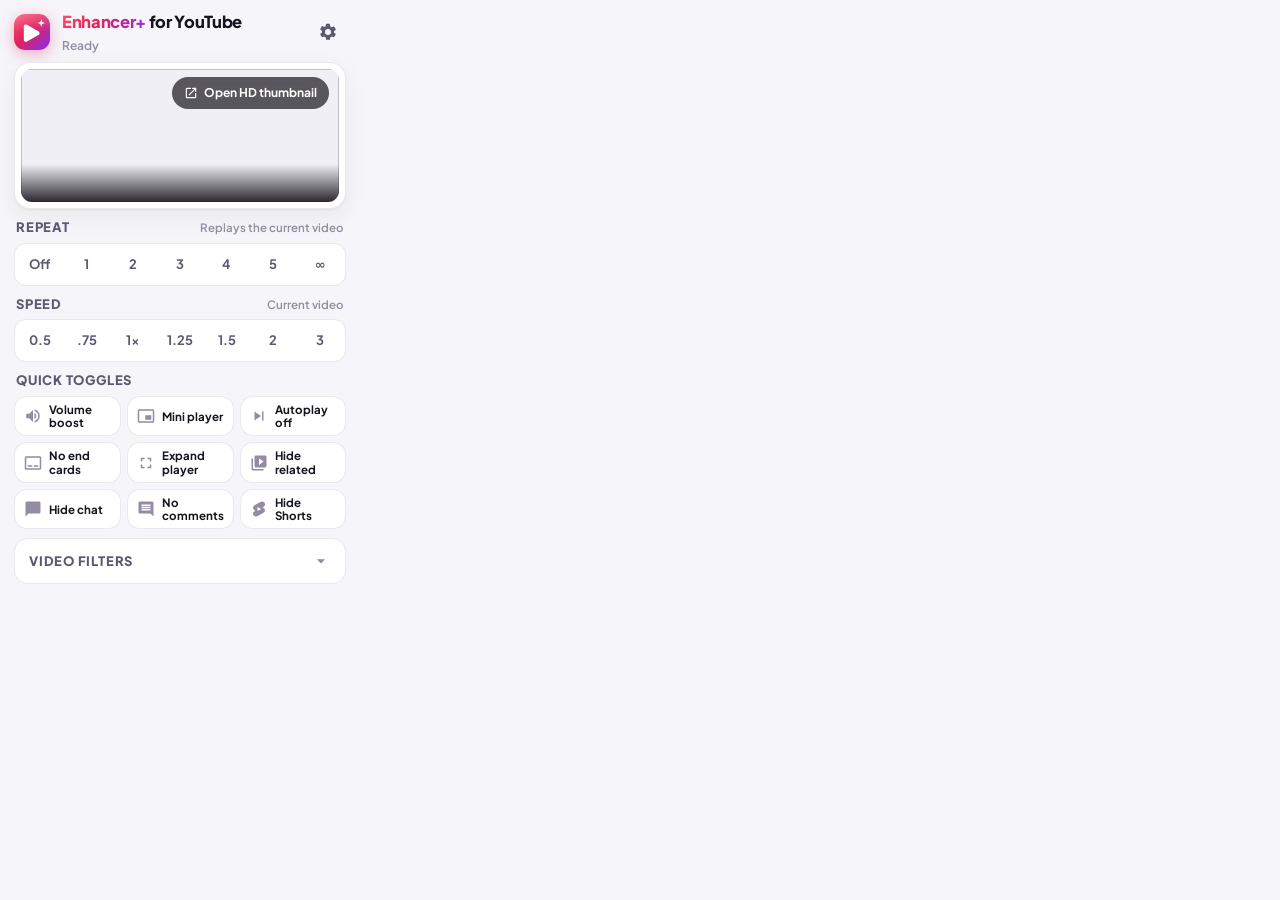
<file: extension/src/popup/popup.html>
<!doctype html>
<html lang="en">
<head>
  <meta charset="utf-8">
  <meta name="viewport" content="width=device-width, initial-scale=1">
  <title>Enhancer+ for YouTube</title>
  <link rel="stylesheet" href="../shared/ui.css">
  <link rel="stylesheet" href="popup.css">
</head>
<body>
  <header class="top">
    <img class="brand-mark" src="../../assets/icons/icon-128.png" alt="">
    <div class="brand">
      <h1><span class="grad-text">Enhancer+</span> for YouTube</h1>
      <small id="status">Ready</small>
    </div>
    <button class="icon-btn" id="open-options" title="All settings" aria-label="All settings">
      <svg viewBox="0 0 24 24"><path d="M19.14 12.94a7.07 7.07 0 0 0 0-1.88l2.03-1.58a.5.5 0 0 0 .12-.64l-1.92-3.32a.5.5 0 0 0-.61-.22l-2.39.96a7.03 7.03 0 0 0-1.63-.94l-.36-2.54A.5.5 0 0 0 13.9 2h-3.84a.5.5 0 0 0-.49.42l-.36 2.54c-.59.24-1.13.56-1.63.94l-2.39-.96a.5.5 0 0 0-.61.22L2.66 8.48a.5.5 0 0 0 .12.64l2.03 1.58a7.07 7.07 0 0 0 0 1.88l-2.03 1.58a.5.5 0 0 0-.12.64l1.92 3.32c.13.22.39.3.61.22l2.39-.96c.5.38 1.04.7 1.63.94l.36 2.54c.05.24.25.42.49.42h3.84c.24 0 .45-.18.49-.42l.36-2.54c.59-.24 1.13-.56 1.63-.94l2.39.96c.22.08.48 0 .61-.22l1.92-3.32a.5.5 0 0 0-.12-.64l-2.03-1.58zM12 15.6a3.6 3.6 0 1 1 0-7.2 3.6 3.6 0 0 1 0 7.2z"/></svg>
    </button>
  </header>

  <main>
    <section class="card now" id="now">
      <button class="now-thumb" id="thumb-btn" title="Open thumbnail in best quality">
        <img id="thumb" alt="">
        <span class="now-open">
          <svg viewBox="0 0 24 24"><path d="M19 19H5V5h7V3H5a2 2 0 0 0-2 2v14a2 2 0 0 0 2 2h14c1.1 0 2-.9 2-2v-7h-2v7zM14 3v2h3.59l-9.83 9.83 1.41 1.41L19 6.41V10h2V3h-7z"/></svg>
          Open HD thumbnail
        </span>
        <span class="now-res" id="thumb-res"></span>
        <span class="now-title" id="now-title"></span>
      </button>
    </section>
    <section class="card empty" id="empty" hidden>
      <svg viewBox="0 0 24 24"><path d="M10 16.5l6-4.5-6-4.5v9zM12 2a10 10 0 1 0 0 20 10 10 0 0 0 0-20zm0 18a8 8 0 1 1 0-16 8 8 0 0 1 0 16z"/></svg>
      <p>Open a YouTube video to see its thumbnail and live controls.</p>
    </section>

    <section class="block">
      <div class="block-head">
        <h2>Repeat</h2>
        <small>Replays the current video</small>
      </div>
      <div class="seg wide" data-key="repeatMode">
        <button data-value="0">Off</button>
        <button data-value="1">1</button>
        <button data-value="2">2</button>
        <button data-value="3">3</button>
        <button data-value="4">4</button>
        <button data-value="5">5</button>
        <button data-value="-1">∞</button>
      </div>
    </section>

    <section class="block" id="speed-block">
      <div class="block-head">
        <h2>Speed</h2>
        <small id="speed-now">Current video</small>
      </div>
      <div class="seg wide" id="speed-seg">
        <button data-speed="0.5">0.5</button>
        <button data-speed="0.75">.75</button>
        <button data-speed="1">1×</button>
        <button data-speed="1.25">1.25</button>
        <button data-speed="1.5">1.5</button>
        <button data-speed="2">2</button>
        <button data-speed="3">3</button>
      </div>
    </section>

    <section class="block">
      <div class="block-head"><h2>Quick toggles</h2></div>
      <div class="tiles">
        <label class="tile"><input type="checkbox" data-key="boostOn"><svg viewBox="0 0 24 24"><path d="M3 9v6h4l5 5V4L7 9H3zm13.5 3A4.5 4.5 0 0 0 14 7.97v8.05A4.47 4.47 0 0 0 16.5 12zM14 3.23v2.06a7 7 0 0 1 0 13.42v2.06A9 9 0 0 0 14 3.23z"/></svg><span>Volume boost</span></label>
        <label class="tile"><input type="checkbox" data-key="miniPlayer"><svg viewBox="0 0 24 24"><path d="M19 11h-8v6h8v-6zm4 8V5c0-1.1-.9-2-2-2H3c-1.1 0-2 .9-2 2v14c0 1.1.9 2 2 2h18c1.1 0 2-.9 2-2zm-2 0H3V5h18v14z"/></svg><span>Mini player</span></label>
        <label class="tile"><input type="checkbox" data-key="disableAutoplay"><svg viewBox="0 0 24 24"><path d="M6 18l8.5-6L6 6v12zM16 6v12h2V6h-2z"/></svg><span>Autoplay off</span></label>
        <label class="tile"><input type="checkbox" data-key="hideEndscreen"><svg viewBox="0 0 24 24"><path d="M21 3H3c-1.1 0-2 .9-2 2v14c0 1.1.9 2 2 2h18c1.1 0 2-.9 2-2V5c0-1.1-.9-2-2-2zm0 16H3V5h18v14zM5 15h6v2H5zm8 0h6v2h-6z"/></svg><span>No end cards</span></label>
        <label class="tile"><input type="checkbox" data-key="expandPlayer"><svg viewBox="0 0 24 24"><path d="M7 14H5v5h5v-2H7v-3zm-2-4h2V7h3V5H5v5zm12 7h-3v2h5v-5h-2v3zM14 5v2h3v3h2V5h-5z"/></svg><span>Expand player</span></label>
        <label class="tile"><input type="checkbox" data-key="hideRelated"><svg viewBox="0 0 24 24"><path d="M4 6H2v14c0 1.1.9 2 2 2h14v-2H4V6zm16-4H8c-1.1 0-2 .9-2 2v12c0 1.1.9 2 2 2h12c1.1 0 2-.9 2-2V4c0-1.1-.9-2-2-2zm-8 12.5v-9l6 4.5-6 4.5z"/></svg><span>Hide related</span></label>
        <label class="tile"><input type="checkbox" data-key="hideChat"><svg viewBox="0 0 24 24"><path d="M20 2H4c-1.1 0-2 .9-2 2v18l4-4h14c1.1 0 2-.9 2-2V4c0-1.1-.9-2-2-2z"/></svg><span>Hide chat</span></label>
        <label class="tile"><input type="checkbox" data-key="hideComments"><svg viewBox="0 0 24 24"><path d="M21.99 4c0-1.1-.89-2-1.99-2H4c-1.1 0-2 .9-2 2v12c0 1.1.9 2 2 2h14l4 4-.01-18zM18 14H6v-2h12v2zm0-3H6V9h12v2zm0-3H6V6h12v2z"/></svg><span>No comments</span></label>
        <label class="tile"><input type="checkbox" data-key="hideShorts"><svg viewBox="0 0 24 24"><path d="M17.77 10.32l-1.2-.5L18 9.06a3.74 3.74 0 0 0-3.5-6.62L6 6.94a3.74 3.74 0 0 0 .23 6.74l1.2.49L6 14.93a3.75 3.75 0 0 0 3.5 6.63l8.5-4.5a3.74 3.74 0 0 0-.23-6.74zM10 14.65v-5.3L15 12l-5 2.65z"/></svg><span>Hide Shorts</span></label>
      </div>
    </section>

    <details class="block filters">
      <summary>
        <h2>Video filters</h2>
        <svg viewBox="0 0 24 24"><path d="M7 10l5 5 5-5z"/></svg>
      </summary>
      <div class="filter-row"><span>Brightness</span><div class="range"><input type="range" min="30" max="200" data-key="filterBrightness" data-unit="%"><output data-for="filterBrightness"></output></div></div>
      <div class="filter-row"><span>Contrast</span><div class="range"><input type="range" min="30" max="200" data-key="filterContrast" data-unit="%"><output data-for="filterContrast"></output></div></div>
      <div class="filter-row"><span>Saturation</span><div class="range"><input type="range" min="0" max="300" data-key="filterSaturate" data-unit="%"><output data-for="filterSaturate"></output></div></div>
      <div class="filter-actions">
        <label class="chip"><input type="checkbox" data-key="flipH"> Flip ↔</label>
        <label class="chip"><input type="checkbox" data-key="flipV"> Flip ↕</label>
        <button class="btn ghost" id="reset-filters">Reset</button>
      </div>
    </details>
  </main>


  <script src="../shared/defaults.js"></script>
  <script src="../shared/bind.js"></script>
  <script src="popup.js"></script>
</body>
</html>
</file>
<file: extension/src/shared/ui.css>
/* ===== Shared design system for the popup and settings page ===== */
@font-face {
  font-family: 'Plus Jakarta Sans';
  font-style: normal;
  font-weight: 200 800;
  font-display: swap;
  src: url('../../assets/fonts/PlusJakartaSans-latin.woff2') format('woff2');
  unicode-range: U+0000-00FF, U+0131, U+0152-0153, U+02BB-02BC, U+02C6, U+02DA, U+02DC, U+0304, U+0308, U+0329,
    U+2000-206F, U+20AC, U+2122, U+2191, U+2193, U+2212, U+2215, U+FEFF, U+FFFD;
}
@font-face {
  font-family: 'Plus Jakarta Sans';
  font-style: normal;
  font-weight: 200 800;
  font-display: swap;
  src: url('../../assets/fonts/PlusJakartaSans-latin-ext.woff2') format('woff2');
  unicode-range: U+0100-02BA, U+02BD-02C5, U+02C7-02CC, U+02CE-02D7, U+02DD-02FF, U+1D00-1DBF, U+1E00-1E9F,
    U+1EF2-1EFF, U+2020, U+20A0-20AB, U+20AD-20C0, U+2113, U+2C60-2C7F, U+A720-A7FF;
}

:root {
  color-scheme: light dark;
  --font: 'Plus Jakarta Sans', system-ui, -apple-system, 'Segoe UI', sans-serif;
  --accent: #f43f6b;
  --accent-2: #9b3cf0;
  --grad: linear-gradient(135deg, #ff4d6d 0%, #e0245e 45%, #8b2cf0 100%);
  --grad-soft: linear-gradient(135deg, rgba(255, 77, 109, 0.14), rgba(139, 44, 240, 0.14));

  --bg: #f6f5f9;
  --surface: #ffffff;
  --surface-2: #f1eff6;
  --border: rgba(24, 16, 40, 0.09);
  --text: #17131f;
  --text-2: #5e5870;
  --text-3: #938ca3;
  --shadow: 0 1px 2px rgba(20, 12, 40, 0.05), 0 8px 24px rgba(20, 12, 40, 0.06);
  --track: #ddd9e6;
  --radius: 16px;
}
@media (prefers-color-scheme: dark) {
  :root {
    --bg: #0f0d14;
    --surface: #18151f;
    --surface-2: #211d2a;
    --border: rgba(255, 255, 255, 0.08);
    --text: #f3f0f8;
    --text-2: #b3acc2;
    --text-3: #7d768c;
    --shadow: 0 1px 2px rgba(0, 0, 0, 0.3), 0 10px 30px rgba(0, 0, 0, 0.35);
    --track: #352f40;
  }
}

* { box-sizing: border-box; }
[hidden] { display: none !important; }
html, body { margin: 0; }
body {
  background: var(--bg);
  color: var(--text);
  font: 500 14px/1.45 var(--font);
  -webkit-font-smoothing: antialiased;
}
button, input, select, textarea { font: inherit; color: inherit; }
a { color: var(--accent); }
h1, h2, h3 { margin: 0; letter-spacing: -0.02em; }

.brand-mark {
  width: 36px;
  height: 36px;
  border-radius: 11px;
  box-shadow: 0 4px 14px rgba(224, 36, 94, 0.35);
}
.grad-text {
  background: var(--grad);
  -webkit-background-clip: text;
  background-clip: text;
  color: transparent;
}

.card {
  background: var(--surface);
  border: 1px solid var(--border);
  border-radius: var(--radius);
  box-shadow: var(--shadow);
}

/* Rows */
.row {
  display: flex;
  align-items: center;
  justify-content: space-between;
  gap: 16px;
  padding: 14px 18px;
}
.row + .row { border-top: 1px solid var(--border); }
.row-label { display: flex; flex-direction: column; gap: 2px; min-width: 0; }
.row-label b { font-weight: 650; }
.row-label small { color: var(--text-3); font-size: 12.5px; font-weight: 500; }

/* Switch */
.switch {
  position: relative;
  flex: none;
  width: 44px;
  height: 26px;
  margin: 0;
  appearance: none;
  border-radius: 999px;
  background: var(--track);
  cursor: pointer;
  transition: background 0.2s ease;
}
.switch::after {
  content: '';
  position: absolute;
  top: 3px;
  left: 3px;
  width: 20px;
  height: 20px;
  border-radius: 50%;
  background: #fff;
  box-shadow: 0 1px 3px rgba(0, 0, 0, 0.25);
  transition: transform 0.22s cubic-bezier(0.3, 1.4, 0.5, 1);
}
.switch:checked { background: var(--grad); }
.switch:checked::after { transform: translateX(18px); }
.switch:focus-visible { outline: 2px solid var(--accent); outline-offset: 2px; }

/* Segmented control */
.seg {
  display: inline-flex;
  flex-wrap: wrap;
  gap: 3px;
  padding: 3px;
  border-radius: 12px;
  background: var(--surface-2);
}
.seg button {
  min-width: 38px;
  padding: 7px 10px;
  border: 0;
  border-radius: 9px;
  background: transparent;
  color: var(--text-2);
  font-weight: 700;
  font-size: 13px;
  cursor: pointer;
  transition: background 0.15s ease, color 0.15s ease, transform 0.1s ease;
}
.seg button:hover { color: var(--text); }
.seg button:active { transform: scale(0.95); }
.seg button.on {
  background: var(--grad);
  color: #fff;
  box-shadow: 0 3px 10px rgba(224, 36, 94, 0.3);
}

/* Range */
.range { display: flex; align-items: center; gap: 12px; min-width: 200px; }
.range output {
  min-width: 52px;
  padding: 4px 8px;
  border-radius: 8px;
  background: var(--surface-2);
  font-size: 12.5px;
  font-weight: 700;
  text-align: center;
  font-variant-numeric: tabular-nums;
}
input[type='range'] {
  flex: 1;
  height: 6px;
  margin: 0;
  appearance: none;
  border-radius: 999px;
  background: linear-gradient(90deg, var(--accent) 0 var(--fill, 50%), var(--track) var(--fill, 50%) 100%);
  cursor: pointer;
}
input[type='range']::-webkit-slider-thumb {
  width: 18px;
  height: 18px;
  appearance: none;
  border-radius: 50%;
  background: #fff;
  border: 0;
  box-shadow: 0 0 0 4px rgba(244, 63, 107, 0.25), 0 2px 6px rgba(0, 0, 0, 0.3);
  transition: transform 0.15s ease;
}
input[type='range']:active::-webkit-slider-thumb { transform: scale(1.15); }

/* Select */
.select {
  min-width: 170px;
  padding: 9px 36px 9px 12px;
  appearance: none;
  border: 1px solid var(--border);
  border-radius: 11px;
  background: var(--surface-2)
    url("data:image/svg+xml,%3Csvg xmlns='http://www.w3.org/2000/svg' width='12' height='12' viewBox='0 0 24 24'%3E%3Cpath fill='%23938ca3' d='M7 10l5 5 5-5z'/%3E%3C/svg%3E")
    no-repeat right 12px center / 16px;
  font-weight: 600;
  cursor: pointer;
}
.select:focus-visible { outline: 2px solid var(--accent); outline-offset: 1px; }

/* Buttons */
.btn {
  display: inline-flex;
  align-items: center;
  justify-content: center;
  gap: 8px;
  padding: 10px 16px;
  border: 1px solid var(--border);
  border-radius: 12px;
  background: var(--surface-2);
  font-weight: 700;
  cursor: pointer;
  transition: transform 0.1s ease, filter 0.15s ease, background 0.15s ease;
  text-decoration: none;
  color: var(--text);
}
.btn:hover { filter: brightness(1.04); }
.btn:active { transform: scale(0.97); }
.btn svg { width: 18px; height: 18px; fill: currentColor; }
.btn.primary { border: 0; background: var(--grad); color: #fff; box-shadow: 0 4px 16px rgba(224, 36, 94, 0.3); }
.btn.ghost { background: transparent; }
.icon-btn {
  display: inline-grid;
  place-items: center;
  width: 36px;
  height: 36px;
  border: 0;
  border-radius: 10px;
  background: transparent;
  color: var(--text-2);
  cursor: pointer;
}
.icon-btn:hover { background: var(--surface-2); color: var(--text); }
.icon-btn svg { width: 20px; height: 20px; fill: currentColor; }

/* Toast */
.toast {
  position: fixed;
  left: 50%;
  bottom: 24px;
  z-index: 50;
  padding: 10px 18px;
  border-radius: 999px;
  background: var(--text);
  color: var(--bg);
  font-weight: 700;
  font-size: 13px;
  opacity: 0;
  transform: translate(-50%, 10px);
  transition: opacity 0.2s ease, transform 0.2s ease;
  pointer-events: none;
}
.toast.show { opacity: 1; transform: translate(-50%, 0); }
</file>
<file: extension/src/options/options.css>
body {
  display: grid;
  grid-template-columns: 260px minmax(0, 1fr);
  min-height: 100vh;
}

/* Sidebar */
.sidebar {
  position: sticky;
  top: 0;
  display: flex;
  flex-direction: column;
  height: 100vh;
  padding: 24px 16px;
  border-right: 1px solid var(--border);
  background: var(--surface);
}
.side-brand { display: flex; align-items: center; gap: 12px; padding: 0 8px 22px; }
.side-brand .brand-mark { width: 42px; height: 42px; border-radius: 13px; }
.side-brand div { display: flex; flex-direction: column; line-height: 1.15; }
.side-brand b { font-size: 15px; font-weight: 800; }
.side-brand .grad-text { font-size: 17px; font-weight: 800; }
nav { display: flex; flex-direction: column; gap: 2px; overflow-y: auto; }
nav a {
  display: flex;
  align-items: center;
  gap: 12px;
  padding: 10px 12px;
  border-radius: 11px;
  color: var(--text-2);
  font-weight: 650;
  text-decoration: none;
  transition: background 0.15s ease, color 0.15s ease;
}
nav a svg { width: 19px; height: 19px; fill: currentColor; flex: none; }
nav a:hover { background: var(--surface-2); color: var(--text); }
nav a.active { background: var(--grad-soft); color: var(--accent); }
.side-foot { margin: auto 8px 0; padding-top: 16px; color: var(--text-3); font-size: 12px; font-weight: 600; }

/* Content */
.content { width: 100%; max-width: 820px; padding: 32px 40px 80px; }
.hero {
  position: relative;
  display: flex;
  align-items: center;
  justify-content: space-between;
  gap: 24px;
  margin-bottom: 36px;
  padding: 28px 32px;
  border-radius: 22px;
  background: var(--grad);
  color: #fff;
  overflow: hidden;
  box-shadow: 0 16px 40px rgba(224, 36, 94, 0.28);
}
.hero::after {
  content: '';
  position: absolute;
  right: -60px;
  top: -80px;
  width: 260px;
  height: 260px;
  border-radius: 50%;
  background: radial-gradient(circle, rgba(255, 255, 255, 0.28), transparent 70%);
}
.hero h1 { font-size: 30px; font-weight: 800; }
.hero p { margin: 6px 0 0; max-width: 440px; opacity: 0.9; font-weight: 550; }
.hero img { position: relative; z-index: 1; width: 76px; height: 76px; border-radius: 22px; box-shadow: 0 10px 30px rgba(0, 0, 0, 0.25); }

.section { margin-bottom: 36px; scroll-margin-top: 24px; }
.section-head { display: flex; align-items: center; gap: 14px; margin: 0 4px 14px; }
.section-icon {
  display: grid;
  place-items: center;
  flex: none;
  width: 40px;
  height: 40px;
  border-radius: 12px;
  background: var(--grad-soft);
}
.section-icon svg { width: 21px; height: 21px; fill: var(--accent); }
.section-head h2 { font-size: 19px; font-weight: 800; }
.section-head p { margin: 2px 0 0; color: var(--text-2); font-size: 13.5px; }

label.row { cursor: pointer; }
.row.end { justify-content: flex-end; }
.card .row:first-child { border-radius: var(--radius) var(--radius) 0 0; }
label.row:hover { background: color-mix(in srgb, var(--surface-2) 50%, transparent); }

kbd {
  padding: 5px 10px;
  border: 1px solid var(--border);
  border-bottom-width: 2px;
  border-radius: 8px;
  background: var(--surface-2);
  font: 700 12.5px/1 var(--font);
  white-space: nowrap;
}
.btn.danger { color: #e11d48; }

@media (max-width: 860px) {
  body { grid-template-columns: 1fr; }
  .sidebar { position: static; height: auto; padding: 16px; border-right: 0; border-bottom: 1px solid var(--border); }
  .side-brand { padding-bottom: 12px; }
  nav { flex-direction: row; overflow-x: auto; }
  nav a span { white-space: nowrap; }
  .side-foot { display: none; }
  .content { padding: 20px 16px 60px; }
  .hero { padding: 22px; }
  .hero img { display: none; }
  .row { flex-wrap: wrap; }
  .range { min-width: 0; width: 100%; }
}
</file>
<file: extension/src/popup/popup.css>
html { overflow-x: hidden; }
body { width: 360px; padding: 10px 14px; }

.top { display: flex; align-items: center; gap: 12px; margin-bottom: 8px; }
.brand { flex: 1; min-width: 0; }
.brand h1 { font-size: 16.5px; font-weight: 800; }
.brand small { color: var(--text-3); font-size: 12px; font-weight: 600; }

main { display: flex; flex-direction: column; gap: 9px; }

/* Now playing */
.now { padding: 6px; overflow: hidden; }
.now-thumb {
  position: relative;
  display: block;
  width: 100%;
  aspect-ratio: 2.4 / 1;
  padding: 0;
  border: 0;
  border-radius: 11px;
  overflow: hidden;
  background: var(--surface-2);
  cursor: zoom-in;
}
.now-thumb img { width: 100%; height: 100%; object-fit: cover; display: block; transition: transform 0.35s ease; }
.now-thumb:hover img { transform: scale(1.04); }
.now-open {
  position: absolute;
  inset: 10px 10px auto auto;
  display: inline-flex;
  align-items: center;
  gap: 6px;
  padding: 7px 12px;
  border-radius: 999px;
  background: rgba(10, 8, 14, 0.72);
  backdrop-filter: blur(8px);
  color: #fff;
  font-size: 12px;
  font-weight: 700;
  transform: translateY(-2px);
  opacity: 0.92;
  transition: transform 0.2s ease, opacity 0.2s ease, background 0.2s ease;
}
.now-open svg { width: 14px; height: 14px; fill: currentColor; }
.now-thumb:hover .now-open { transform: none; opacity: 1; background: var(--grad); }
.now-res {
  position: absolute;
  top: 10px;
  left: 10px;
  padding: 3px 8px;
  border-radius: 7px;
  background: rgba(10, 8, 14, 0.72);
  color: #fff;
  font-size: 11px;
  font-weight: 800;
  letter-spacing: 0.3px;
}
.now-res:empty { display: none; }
.now-title {
  position: absolute;
  inset: auto 0 0 0;
  padding: 28px 12px 10px;
  background: linear-gradient(transparent, rgba(8, 6, 12, 0.85));
  color: #fff;
  font-weight: 700;
  font-size: 12.5px;
  line-height: 1.35;
  text-align: left;
  display: -webkit-box;
  -webkit-line-clamp: 2;
  -webkit-box-orient: vertical;
  overflow: hidden;
}
.empty { display: flex; align-items: center; gap: 12px; padding: 14px 16px; color: var(--text-2); font-size: 13px; }
.empty svg { flex: none; width: 30px; height: 30px; fill: var(--accent); }
.empty p { margin: 0; }

/* Blocks */
.block { display: flex; flex-direction: column; gap: 6px; }
.block-head { display: flex; align-items: baseline; justify-content: space-between; padding: 0 2px; }
.block h2 { font-size: 13px; font-weight: 800; text-transform: uppercase; letter-spacing: 0.06em; color: var(--text-2); }
.block-head small { color: var(--text-3); font-size: 11.5px; font-weight: 600; }
.seg.wide { display: flex; background: var(--surface); border: 1px solid var(--border); }
.seg.wide button { flex: 1; min-width: 0; padding: 8px 0; }
#speed-block[hidden] { display: none; }

/* Tiles */
.tiles { display: grid; grid-template-columns: repeat(3, 1fr); gap: 6px; }
.tile {
  position: relative;
  display: flex;
  align-items: center;
  gap: 7px;
  padding: 6px 9px;
  min-height: 40px;
  border: 1px solid var(--border);
  border-radius: 13px;
  background: var(--surface);
  font-size: 11.5px;
  font-weight: 700;
  line-height: 1.15;
  cursor: pointer;
  user-select: none;
  transition: background 0.18s ease, border-color 0.18s ease, transform 0.1s ease;
}
.tile:active { transform: scale(0.97); }
.tile input { position: absolute; opacity: 0; pointer-events: none; }
.tile svg { flex: none; width: 18px; height: 18px; fill: var(--text-3); transition: fill 0.18s ease; }
.tile:has(input:checked) { background: var(--grad-soft); border-color: rgba(244, 63, 107, 0.45); }
.tile:has(input:checked) svg { fill: var(--accent); }
.tile:has(input:focus-visible) { outline: 2px solid var(--accent); outline-offset: 1px; }

/* Filters */
.filters { padding: 4px 14px; border: 1px solid var(--border); border-radius: 14px; background: var(--surface); }
.filters summary {
  display: flex;
  align-items: center;
  justify-content: space-between;
  padding: 8px 0;
  list-style: none;
  cursor: pointer;
}
.filters summary::-webkit-details-marker { display: none; }
.filters summary svg { width: 20px; height: 20px; fill: var(--text-3); transition: transform 0.2s ease; }
.filters[open] summary svg { transform: rotate(180deg); }
.filter-row { display: grid; grid-template-columns: 80px 1fr; align-items: center; gap: 8px; padding: 6px 0; font-size: 12.5px; font-weight: 600; color: var(--text-2); }
.filter-row .range { min-width: 0; }
.filter-actions { display: flex; align-items: center; gap: 8px; padding: 8px 0 12px; }
.filter-actions .btn { margin-left: auto; padding: 6px 12px; font-size: 12.5px; }
.chip {
  display: inline-flex;
  align-items: center;
  gap: 6px;
  padding: 6px 11px;
  border-radius: 999px;
  background: var(--surface-2);
  font-size: 12.5px;
  font-weight: 700;
  cursor: pointer;
}
.chip input { accent-color: var(--accent); margin: 0; }
</file>
